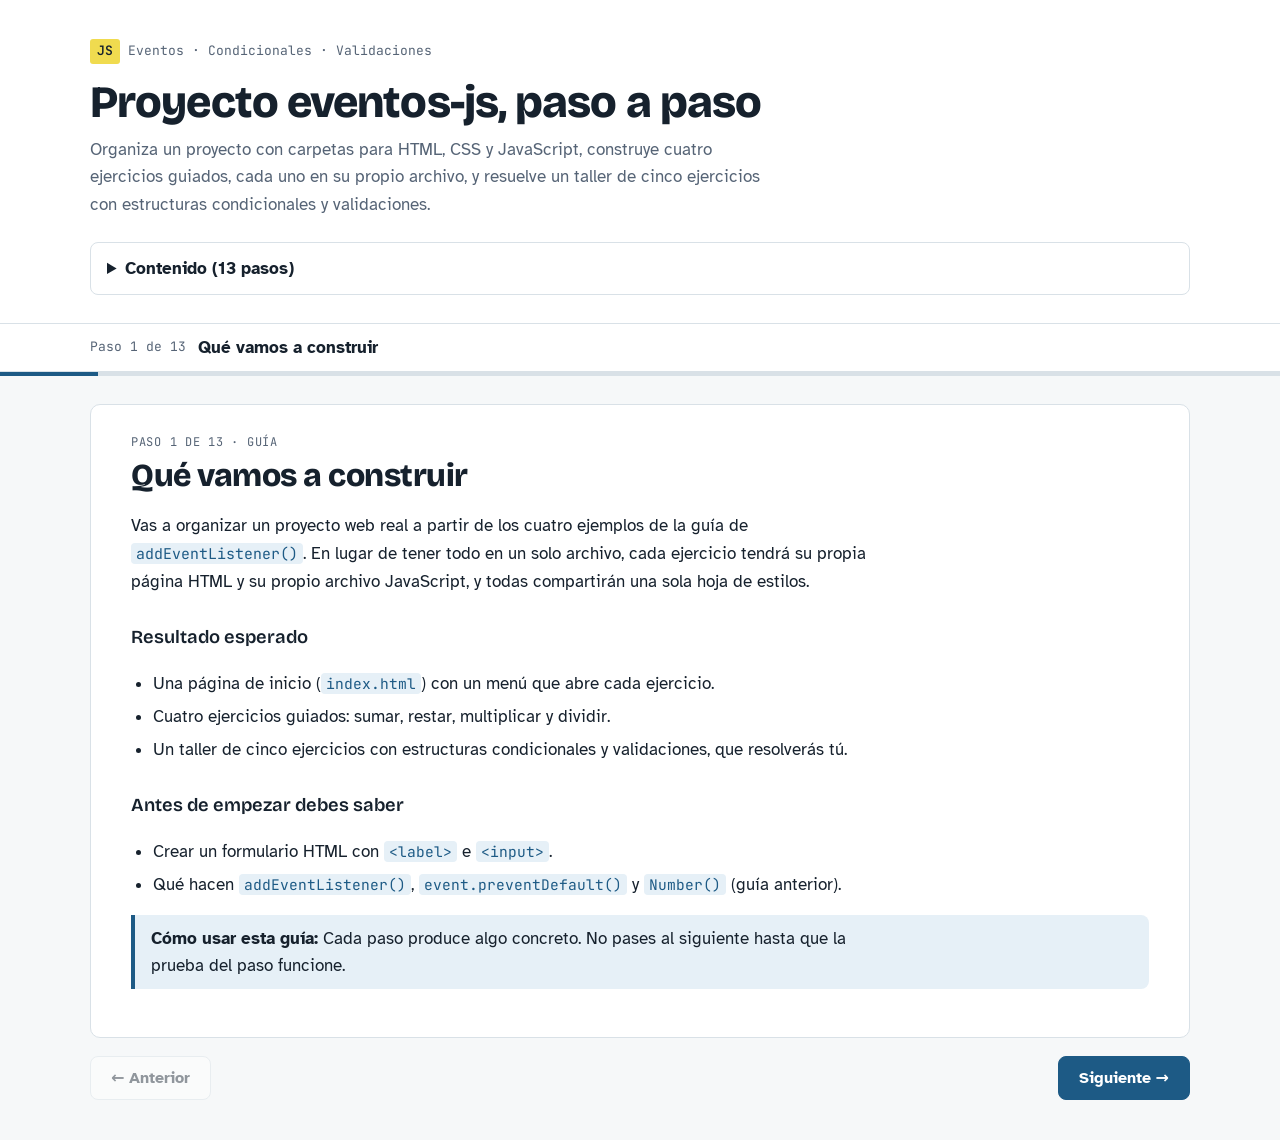
<file: index.html>
<!doctype html><html><head><meta charset=utf8>
<meta name=viewport content="width=device-width,initial-scale=1,viewport-fit=cover">
<style>:root{color-scheme:light;box-sizing:border-box;padding-top:env(safe-area-inset-top,0px);padding-bottom:env(safe-area-inset-bottom,0px)}html{scroll-padding-top:env(safe-area-inset-top,0px)}body{margin:0;padding:0;font:14px -apple-system,BlinkMacSystemFont,sans-serif;background:#fff;color:#000}img{max-width:100%}[hidden]:not([hidden=until-found i]){display:none!important}</style></head><body>
<title>Proyecto Eventos JS</title>
<meta name="claude:viewport-fit-sides" content="cover">
<link rel="preconnect" href="https://fonts.googleapis.com">
<link rel="preconnect" href="https://fonts.gstatic.com" crossorigin>
<link rel="stylesheet" href="https://fonts.googleapis.com/css2?family=Atkinson+Hyperlegible:ital,wght@0,400;0,700;1,400&family=Bricolage+Grotesque:opsz,wght@12..96,600;12..96,800&family=JetBrains+Mono:wght@400;600&display=swap">
<link rel="stylesheet" href="css/style.css">

<header class="cabecera gutter">
  <div class="ancho">
    <span class="marca"><b>JS</b> Eventos · Condicionales · Validaciones</span>
    <h1>Proyecto eventos-js, paso a paso</h1>
    <p>Organiza un proyecto con carpetas para HTML, CSS y JavaScript, construye cuatro ejercicios guiados, cada uno en su propio archivo, y resuelve un taller de cinco ejercicios con estructuras condicionales y validaciones.</p>
    <details class="indice">
      <summary>Contenido (13 pasos)</summary>
      <ol><li><button type="button" data-ir="0"><span class="num">1</span>Qué vamos a construir</button></li><li><button type="button" data-ir="1"><span class="num">2</span>Preparar el entorno</button></li><li><button type="button" data-ir="2"><span class="num">3</span>Crear la estructura de carpetas</button></li><li><button type="button" data-ir="3"><span class="num">4</span>La hoja de estilos compartida</button></li><li><button type="button" data-ir="4"><span class="num">5</span>La página de inicio</button></li><li><button type="button" data-ir="5"><span class="num">6</span>Ejercicio 1: la primera página con su script</button></li><li><button type="button" data-ir="6"><span class="num">7</span>Ejercicios 2, 3 y 4</button></li><li><button type="button" data-ir="7"><span class="num">8</span>Plantilla base del taller</button></li><li><button type="button" data-ir="8"><span class="num">9</span>Taller 1: Par o impar</button></li><li><button type="button" data-ir="9"><span class="num">10</span>Taller 2: Clasificar una nota</button></li><li><button type="button" data-ir="10"><span class="num">11</span>Taller 3: El mayor de tres números</button></li><li><button type="button" data-ir="11"><span class="num">12</span>Taller 4: Formulario de registro</button></li><li><button type="button" data-ir="12"><span class="num">13</span>Taller 5: Calculadora con selector</button></li></ol>
    </details>
  </div>
</header>

<div class="barra gutter" aria-live="polite">
  <div class="ancho barra-fila">
    <span class="contador" id="contador">Paso 1 de 13</span>
    <span class="actual" id="actual"></span>
  </div>
</div>
<div class="progreso"><span id="progreso"></span></div>

<main class="gutter">
  <div class="ancho">
    <section class="paso guia" id="paso-1" data-titulo="Qué vamos a construir"><p class="eyebrow">Paso 1 de 13 · Guía</p><h2>Qué vamos a construir</h2>
<p class="lead">Vas a organizar un proyecto web real a partir de los cuatro ejemplos de la guía de <code>addEventListener()</code>. En lugar de tener todo en un solo archivo, cada ejercicio tendrá su propia página HTML y su propio archivo JavaScript, y todas compartirán una sola hoja de estilos.</p>
<h3>Resultado esperado</h3>
<ul>
<li>Una página de inicio (<code>index.html</code>) con un menú que abre cada ejercicio.</li>
<li>Cuatro ejercicios guiados: sumar, restar, multiplicar y dividir.</li>
<li>Un taller de cinco ejercicios con estructuras condicionales y validaciones, que resolverás tú.</li>
</ul>
<h3>Antes de empezar debes saber</h3>
<ul>
<li>Crear un formulario HTML con <code>&lt;label&gt;</code> e <code>&lt;input&gt;</code>.</li>
<li>Qué hacen <code>addEventListener()</code>, <code>event.preventDefault()</code> y <code>Number()</code> (guía anterior).</li>
</ul>
<div class="nota info"><p><strong>Cómo usar esta guía:</strong> Cada paso produce algo concreto. No pases al siguiente hasta que la prueba del paso funcione.</p></div>
</section>
<section class="paso guia" id="paso-2" data-titulo="Preparar el entorno"><p class="eyebrow">Paso 2 de 13 · Guía</p><h2>Preparar el entorno</h2>
<p>Necesitas tres herramientas. Todas son gratuitas.</p>
<div class="tabla"><table><thead><tr><th>Herramienta</th><th>Para qué sirve</th></tr></thead><tbody><tr><td><strong>Visual Studio Code</strong></td><td>Editor donde crearás carpetas y archivos.</td></tr><tr><td><strong>Extensión Live Server</strong> (opcional)</td><td>Abre el proyecto en el navegador y lo recarga al guardar.</td></tr><tr><td><strong>Navegador</strong> (Chrome, Edge o Firefox)</td><td>Para ver las páginas y usar la consola con <kbd>F12</kbd>.</td></tr></tbody></table></div>
<h3>Crear la carpeta del proyecto</h3>
<ol class="pasos-cortos">
<li>En Documentos (o donde guardes tus trabajos) crea una carpeta llamada <code>eventos-js</code>.</li>
<li>Abre Visual Studio Code y elige <strong>Archivo → Abrir carpeta…</strong></li>
<li>Selecciona <code>eventos-js</code>. Su nombre aparecerá en el panel <strong>Explorador</strong>, a la izquierda.</li>
</ol>
<div class="nota alerta"><p><strong>Importante:</strong> Abre siempre la carpeta completa, no un archivo suelto. Así VS Code muestra todo el proyecto y Live Server encuentra las rutas.</p></div>
<div class="probar"><span class="etq">Cómo probarlo</span><p>El panel Explorador muestra <code>EVENTOS-JS</code> y está vacío.</p></div>
</section>
<section class="paso guia" id="paso-3" data-titulo="Crear la estructura de carpetas"><p class="eyebrow">Paso 3 de 13 · Guía</p><h2>Crear la estructura de carpetas</h2>
<p>Este es el proyecto completo. Cada tipo de archivo vive en su propia carpeta:</p>
<pre class="arbol">eventos-js/
├── index.html
├── css/
│   └── style.css
├── js/
│   ├── ejercicio1.js
│   ├── ejercicio2.js
│   ├── ejercicio3.js
│   ├── ejercicio4.js
│   ├── taller1.js
│   ├── taller2.js
│   ├── taller3.js
│   ├── taller4.js
│   └── taller5.js
├── ejercicios/
│   ├── ejercicio1.html
│   ├── ejercicio2.html
│   ├── ejercicio3.html
│   └── ejercicio4.html
└── taller/
    ├── taller1.html
    ├── taller2.html
    ├── taller3.html
    ├── taller4.html
    └── taller5.html</pre>
<div class="tabla"><table><thead><tr><th>Carpeta o archivo</th><th>Contenido</th></tr></thead><tbody><tr><td><code>index.html</code></td><td>Página de inicio con el menú. Está en la raíz del proyecto.</td></tr><tr><td><code>css/</code></td><td>La hoja de estilos que comparten todas las páginas.</td></tr><tr><td><code>js/</code></td><td>Un archivo JavaScript por ejercicio.</td></tr><tr><td><code>ejercicios/</code></td><td>Las páginas HTML de los cuatro ejercicios guiados.</td></tr><tr><td><code>taller/</code></td><td>Las páginas HTML de los cinco ejercicios del taller.</td></tr></tbody></table></div>
<h3>¿Por qué separar?</h3>
<ul>
<li><strong>HTML</strong> define la estructura, <strong>CSS</strong> la presentación y <strong>JavaScript</strong> el comportamiento. Separados son más fáciles de leer y de corregir.</li>
<li><strong>Un archivo por ejercicio:</strong> cuando todo estaba en un solo <code>&lt;script&gt;</code>, un error en el ejemplo 1 detenía también los ejemplos 2, 3 y 4. Ahora un error solo afecta a su propia página.</li>
<li>Las variables de un archivo no chocan con las de otro, porque cada página carga solo su script.</li>
</ul>
<h3>Cómo crearla en VS Code</h3>
<ol class="pasos-cortos">
<li>En el Explorador, pasa el mouse sobre <code>EVENTOS-JS</code> y usa el ícono <strong>Nueva carpeta</strong> para crear <code>css</code>, <code>js</code>, <code>ejercicios</code> y <code>taller</code>.</li>
<li>Con el ícono <strong>Nuevo archivo</strong> crea <code>index.html</code> en la raíz.</li>
<li>Para crear un archivo dentro de una carpeta, haz clic en la carpeta y luego en <strong>Nuevo archivo</strong>. También puedes escribir la ruta completa, por ejemplo <code>css/style.css</code>.</li>
</ol>
<div class="nota alerta"><p><strong>Reglas para los nombres:</strong> Usa minúsculas, sin espacios, sin tildes y sin ñ: <code>ejercicio1.html</code>, no <code>Ejercicio 1.html</code>. Un nombre distinto en una sola letra rompe la ruta.</p></div>
<details class="opcional"><summary>Opcional: crearla desde la terminal (Git Bash, macOS o Linux)</summary>
<figure class="codigo"><figcaption><span class="ruta sin">fragmento</span><button type="button" class="copiar">Copiar</button></figcaption><pre><code>mkdir css js ejercicios taller
touch index.html css/style.css
touch js/ejercicio1.js js/ejercicio2.js js/ejercicio3.js js/ejercicio4.js
touch ejercicios/ejercicio1.html ejercicios/ejercicio2.html ejercicios/ejercicio3.html ejercicios/ejercicio4.html</code></pre></figure>
<p>Ejecuta estos comandos dentro de la carpeta <code>eventos-js</code>. <code>touch</code> no existe en CMD ni en PowerShell de Windows; allí crea los archivos desde VS Code. Los archivos del taller los crearás en el paso 8.</p>
</details>
<div class="probar"><span class="etq">Cómo probarlo</span><p>Compara tu Explorador con el árbol de arriba. Por ahora deben existir las carpetas, <code>index.html</code>, <code>css/style.css</code> y los archivos de los ejercicios 1 a 4.</p></div>
</section>
<section class="paso guia" id="paso-4" data-titulo="La hoja de estilos compartida"><p class="eyebrow">Paso 4 de 13 · Guía</p><h2>La hoja de estilos compartida</h2>
<p>Escribe los estilos una sola vez. Todas las páginas los usarán enlazando este archivo.</p>
<figure class="codigo"><figcaption><span class="ruta">css/style.css</span><button type="button" class="copiar">Copiar</button></figcaption><pre><code>/* Estilos compartidos por todas las páginas del proyecto */
* {
    box-sizing: border-box;
}

body {
    margin: 0;
    font-family: Arial, Helvetica, sans-serif;
    background-color: #f4f6f8;
    color: #1f2933;
    line-height: 1.5;
}

/* Encabezado */
header {
    background-color: #1e3a5f;
    color: #ffffff;
    padding: 24px 16px;
}

header h1 {
    margin: 8px 0;
}

header a {
    color: #ffd166;
}

/* Contenido principal centrado */
main {
    max-width: 560px;
    margin: 24px auto;
    padding: 0 16px;
}

/* Formularios */
form {
    background-color: #ffffff;
    padding: 20px;
    border: 1px solid #d5dbe1;
    border-radius: 8px;
}

label {
    display: block;
    margin-top: 12px;
    font-weight: bold;
}

input,
select {
    width: 100%;
    padding: 8px;
    margin-top: 4px;
    font-size: 16px;
    border: 1px solid #9aa5b1;
    border-radius: 4px;
}

.botones {
    display: flex;
    gap: 8px;
    margin-top: 16px;
}

.botones input {
    width: auto;
    padding: 8px 16px;
    cursor: pointer;
}

input[type="submit"] {
    background-color: #1e3a5f;
    color: #ffffff;
    border: none;
}

/* Menú de la página de inicio */
.menu li {
    margin-bottom: 8px;
}

/* Mensajes del taller */
.mensaje {
    margin-top: 16px;
    padding: 12px;
    border-radius: 4px;
}

.mensaje:empty {
    display: none;
}

.exito {
    background-color: #e3f6e8;
    color: #1b5e20;
}

.error {
    background-color: #fdecea;
    color: #8a1c1c;
}</code></pre></figure>
<h3>Qué hace cada parte</h3>
<ul>
<li><code>box-sizing: border-box</code> hace que el ancho de un elemento incluya su relleno y su borde. Así los inputs con <code>width: 100%</code> no se salen del formulario.</li>
<li><code>main</code> limita el ancho del contenido a 560&nbsp;px y lo centra con <code>margin: 24px auto</code>.</li>
<li><code>.botones input</code> anula el ancho del 100&nbsp;% solo para los botones.</li>
<li>Las clases <code>.mensaje</code>, <code>.exito</code> y <code>.error</code> se usarán en el taller. <code>.mensaje:empty</code> oculta el párrafo mientras no tenga texto.</li>
</ul>
<div class="probar"><span class="etq">Cómo probarlo</span><p>Todavía no se ve nada. Comprobarás este archivo en el paso 5, cuando una página lo enlace.</p></div>
</section>
<section class="paso guia" id="paso-5" data-titulo="La página de inicio"><p class="eyebrow">Paso 5 de 13 · Guía</p><h2>La página de inicio</h2>
<p>La página de inicio es el menú del proyecto. Desde ella se abren los nueve ejercicios.</p>
<figure class="codigo"><figcaption><span class="ruta">index.html</span><button type="button" class="copiar">Copiar</button></figcaption><pre><code>&lt;!DOCTYPE html&gt;
&lt;html lang="es"&gt;
&lt;head&gt;
    &lt;meta charset="UTF-8"&gt;
    &lt;meta name="viewport" content="width=device-width, initial-scale=1.0"&gt;
    &lt;title&gt;Eventos en JavaScript&lt;/title&gt;
    &lt;link rel="stylesheet" href="css/style.css"&gt;
&lt;/head&gt;
&lt;body&gt;
    &lt;header&gt;
        &lt;h1&gt;Eventos en JavaScript&lt;/h1&gt;
        &lt;p&gt;Ejercicios con addEventListener(), condicionales y validaciones.&lt;/p&gt;
    &lt;/header&gt;

    &lt;main&gt;
        &lt;h2&gt;Ejercicios guiados&lt;/h2&gt;
        &lt;ul class="menu"&gt;
            &lt;li&gt;&lt;a href="ejercicios/ejercicio1.html"&gt;Ejercicio 1: Sumar (click, función anónima)&lt;/a&gt;&lt;/li&gt;
            &lt;li&gt;&lt;a href="ejercicios/ejercicio2.html"&gt;Ejercicio 2: Restar (click, función con nombre)&lt;/a&gt;&lt;/li&gt;
            &lt;li&gt;&lt;a href="ejercicios/ejercicio3.html"&gt;Ejercicio 3: Multiplicar (submit, función anónima)&lt;/a&gt;&lt;/li&gt;
            &lt;li&gt;&lt;a href="ejercicios/ejercicio4.html"&gt;Ejercicio 4: Dividir (submit, función con nombre)&lt;/a&gt;&lt;/li&gt;
        &lt;/ul&gt;

        &lt;h2&gt;Taller&lt;/h2&gt;
        &lt;ul class="menu"&gt;
            &lt;li&gt;&lt;a href="taller/taller1.html"&gt;Taller 1: Par o impar&lt;/a&gt;&lt;/li&gt;
            &lt;li&gt;&lt;a href="taller/taller2.html"&gt;Taller 2: Clasificar una nota&lt;/a&gt;&lt;/li&gt;
            &lt;li&gt;&lt;a href="taller/taller3.html"&gt;Taller 3: El mayor de tres números&lt;/a&gt;&lt;/li&gt;
            &lt;li&gt;&lt;a href="taller/taller4.html"&gt;Taller 4: Formulario de registro&lt;/a&gt;&lt;/li&gt;
            &lt;li&gt;&lt;a href="taller/taller5.html"&gt;Taller 5: Calculadora con selector&lt;/a&gt;&lt;/li&gt;
        &lt;/ul&gt;
    &lt;/main&gt;
&lt;/body&gt;
&lt;/html&gt;</code></pre></figure>
<h3>Rutas relativas desde la raíz</h3>
<p><code>index.html</code> está en la raíz del proyecto, al mismo nivel que las carpetas. Por eso escribe la ruta entrando directamente en la carpeta:</p>
<ul>
<li><code>href="css/style.css"</code>: entra a <code>css</code> y abre <code>style.css</code>.</li>
<li><code>href="ejercicios/ejercicio1.html"</code>: entra a <code>ejercicios</code> y abre la página.</li>
</ul>
<div class="probar"><span class="etq">Cómo probarlo</span><p>Clic derecho sobre <code>index.html</code> → <strong>Open with Live Server</strong> (o doble clic en el archivo desde la carpeta). Debes ver el encabezado azul oscuro y el texto con la fuente Arial. Si la página se ve en Times New Roman y sin colores, la ruta del CSS está mal escrita.</p></div>
<div class="nota info"><p>Los enlaces del taller mostrarán un error «no encontrado» hasta que crees esos archivos en el paso 8. Es normal.</p></div>
</section>
<section class="paso guia" id="paso-6" data-titulo="Ejercicio 1: la primera página con su script"><p class="eyebrow">Paso 6 de 13 · Guía</p><h2>Ejercicio 1: la primera página con su script</h2>
<p>Este ejercicio es el modelo que repetirás en todos los demás: una página HTML en <code>ejercicios/</code> y su script en <code>js/</code>.</p>
<figure class="codigo"><figcaption><span class="ruta">ejercicios/ejercicio1.html</span><button type="button" class="copiar">Copiar</button></figcaption><pre><code>&lt;!DOCTYPE html&gt;
&lt;html lang="es"&gt;
&lt;head&gt;
    &lt;meta charset="UTF-8"&gt;
    &lt;meta name="viewport" content="width=device-width, initial-scale=1.0"&gt;
    &lt;title&gt;Ejercicio 1: Sumar dos números&lt;/title&gt;
    &lt;link rel="stylesheet" href="../css/style.css"&gt;
&lt;/head&gt;
&lt;body&gt;
    &lt;header&gt;
        &lt;a href="../index.html"&gt;&amp;larr; Volver al inicio&lt;/a&gt;
        &lt;h1&gt;Ejercicio 1: Sumar dos números&lt;/h1&gt;
        &lt;p&gt;Evento click del botón con una función anónima.&lt;/p&gt;
    &lt;/header&gt;

    &lt;main&gt;
        &lt;form action=""&gt;
            &lt;label for="n1"&gt;Número 1:&lt;/label&gt;
            &lt;input type="number" id="n1" step="any" required&gt;

            &lt;label for="n2"&gt;Número 2:&lt;/label&gt;
            &lt;input type="number" id="n2" step="any" required&gt;

            &lt;div class="botones"&gt;
                &lt;input type="submit" value="Aceptar" id="botonSumar"&gt;
                &lt;input type="reset" value="Cancelar"&gt;
            &lt;/div&gt;
        &lt;/form&gt;
    &lt;/main&gt;

    &lt;script src="../js/ejercicio1.js"&gt;&lt;/script&gt;
&lt;/body&gt;
&lt;/html&gt;</code></pre></figure>
<figure class="codigo protegido"><figcaption><span class="ruta">js/ejercicio1.js</span><span class="sin-copia">Escríbelo tú</span></figcaption><pre><code>// EJERCICIO 1: Uso de una función anónima y el evento click.

// Seleccionamos el botón mediante su id y utilizamos
// addEventListener() para ejecutar una función cuando se haga clic.
document.getElementById("botonSumar").addEventListener("click", function (event) {

    // Evitamos el comportamiento predeterminado del formulario,
    // como enviar los datos y recargar la página.
    event.preventDefault();

    // Obtenemos los valores ingresados por el usuario en los campos n1 y n2.
    // Un input siempre entrega su valor como texto, aunque sea de tipo "number".
    // Usamos parseFloat() para convertirlo en número: a diferencia de parseInt(),
    // no recorta los decimales (parseFloat("2.5") da 2.5, parseInt("2.5") daría 2).
    let valor1 = parseFloat(document.getElementById("n1").value);
    let valor2 = parseFloat(document.getElementById("n2").value);

    // Verificamos si alguno de los valores ingresados no es un número válido.
    // isNaN() devuelve true cuando el resultado de la conversión no es un número;
    // esto también detecta un campo vacío, porque parseFloat("") da NaN.
    if (isNaN(valor1) || isNaN(valor2)) {

        // Mostramos un mensaje para solicitar que se ingresen los dos números.
        alert("Escribe los dos números.");

        // Detenemos la ejecución de la función para evitar continuar.
        return;

    } else {

        // Sumamos los dos valores y mostramos el resultado en una ventana emergente.
        alert(`Suma: ${valor1 + valor2}`);
    }
});</code></pre></figure>
<h3>Rutas con <code>../</code></h3>
<p><code>ejercicio1.html</code> está <strong>dentro</strong> de la carpeta <code>ejercicios</code>. Para llegar a <code>css</code> o a <code>js</code> primero hay que salir de ella. <code>../</code> significa «sube una carpeta».</p>
<div class="tabla"><table><thead><tr><th>Ruta en ejercicio1.html</th><th>Recorrido</th></tr></thead><tbody><tr><td><code>../css/style.css</code></td><td>Sale de <code>ejercicios</code> → entra a <code>css</code> → <code>style.css</code></td></tr><tr><td><code>../js/ejercicio1.js</code></td><td>Sale de <code>ejercicios</code> → entra a <code>js</code> → <code>ejercicio1.js</code></td></tr><tr><td><code>../index.html</code></td><td>Sale de <code>ejercicios</code> → <code>index.html</code> en la raíz</td></tr></tbody></table></div>
<h3>¿Por qué el script va al final del <code>&lt;body&gt;</code>?</h3>
<p>El navegador lee el HTML de arriba hacia abajo. Si el script se carga antes del formulario, <code>getElementById("botonSumar")</code> devuelve <code>null</code> porque el botón todavía no existe, y aparece el error <code>Cannot read properties of null</code>. Al final del <code>&lt;body&gt;</code>, todos los elementos ya están creados.</p>
<div class="probar"><span class="etq">Cómo probarlo</span><p>Abre el inicio y entra al Ejercicio 1. Escribe 8 y 4: debe aparecer «Suma: 12». Escribe 2.5 y 3.5: debe aparecer «Suma: 6» (los decimales también funcionan). Deja un campo vacío: debe aparecer «Escribe los dos números.». Usa el enlace «Volver al inicio» para regresar.</p></div>
</section>
<section class="paso guia" id="paso-7" data-titulo="Ejercicios 2, 3 y 4"><p class="eyebrow">Paso 7 de 13 · Guía</p><h2>Ejercicios 2, 3 y 4</h2>
<p>Las tres páginas siguen el mismo modelo del ejercicio 1. Puedes copiar <code>ejercicio1.html</code> y cambiar solo lo que indica la tabla, o copiar los archivos completos que están abajo.</p>
<div class="tabla"><table><thead><tr><th>Ejercicio</th><th>Título y &lt;h1&gt;</th><th>ids de los campos</th><th>id en</th><th>Script</th></tr></thead><tbody><tr><td>2</td><td>Restar dos números</td><td><code>num1</code>, <code>num2</code></td><td>botón: <code>botonRestar</code></td><td><code>../js/ejercicio2.js</code></td></tr><tr><td>3</td><td>Multiplicar dos números</td><td><code>num1</code>, <code>num2</code></td><td>formulario: <code>formulario</code></td><td><code>../js/ejercicio3.js</code></td></tr><tr><td>4</td><td>Dividir dos números</td><td><code>num1</code>, <code>num2</code></td><td>formulario: <code>formularioDividir</code></td><td><code>../js/ejercicio4.js</code></td></tr></tbody></table></div>
<div class="nota info"><p><strong>Fíjate:</strong> En los ejercicios 3 y 4 el <code>id</code> pasa del botón al <code>&lt;form&gt;</code>, porque se escucha el evento <code>submit</code> del formulario.</p></div>
<div class="pestanas" role="tablist" aria-label="Ejercicios">
<button type="button" role="tab" aria-selected="true" data-tab="e2">Ejercicio 2</button>
<button type="button" role="tab" aria-selected="false" data-tab="e3">Ejercicio 3</button>
<button type="button" role="tab" aria-selected="false" data-tab="e4">Ejercicio 4</button>
</div>
<div class="panel" data-panel="e2">
<h3>Ejercicio 2: Restar (click, función con nombre)</h3>
<figure class="codigo"><figcaption><span class="ruta">ejercicios/ejercicio2.html</span><button type="button" class="copiar">Copiar</button></figcaption><pre><code>&lt;!DOCTYPE html&gt;
&lt;html lang="es"&gt;
&lt;head&gt;
    &lt;meta charset="UTF-8"&gt;
    &lt;meta name="viewport" content="width=device-width, initial-scale=1.0"&gt;
    &lt;title&gt;Ejercicio 2: Restar dos números&lt;/title&gt;
    &lt;link rel="stylesheet" href="../css/style.css"&gt;
&lt;/head&gt;
&lt;body&gt;
    &lt;header&gt;
        &lt;a href="../index.html"&gt;&amp;larr; Volver al inicio&lt;/a&gt;
        &lt;h1&gt;Ejercicio 2: Restar dos números&lt;/h1&gt;
        &lt;p&gt;Evento click del botón con una función con nombre.&lt;/p&gt;
    &lt;/header&gt;

    &lt;main&gt;
        &lt;form action=""&gt;
            &lt;label for="num1"&gt;Número 1:&lt;/label&gt;
            &lt;input type="number" id="num1" step="any" required&gt;

            &lt;label for="num2"&gt;Número 2:&lt;/label&gt;
            &lt;input type="number" id="num2" step="any" required&gt;

            &lt;div class="botones"&gt;
                &lt;input type="submit" value="Aceptar" id="botonRestar"&gt;
                &lt;input type="reset" value="Cancelar"&gt;
            &lt;/div&gt;
        &lt;/form&gt;
    &lt;/main&gt;

    &lt;script src="../js/ejercicio2.js"&gt;&lt;/script&gt;
&lt;/body&gt;
&lt;/html&gt;</code></pre></figure>
<figure class="codigo protegido"><figcaption><span class="ruta">js/ejercicio2.js</span><span class="sin-copia">Escríbelo tú</span></figcaption><pre><code>// EJERCICIO 2: Uso de una función con nombre y el evento click.

// Seleccionamos el botón mediante su id y lo guardamos en una variable.
let botonRestar = document.getElementById("botonRestar");

// Le asignamos el evento click y la función que debe ejecutar cuando ocurra.
botonRestar.addEventListener("click", resta);

// Declaramos una función con nombre que recibe el objeto event.
// Este objeto proporciona información sobre el evento que ocurrió.
function resta(event) {

    event.preventDefault();

    // parseFloat() admite decimales (a diferencia de parseInt(), que los recorta)
    // y da NaN si el campo está vacío.
    let valor1 = parseFloat(document.getElementById("num1").value);
    let valor2 = parseFloat(document.getElementById("num2").value);

    if (isNaN(valor1) || isNaN(valor2)) {
        alert("Escribe los dos números.");
        return;

    } else {
        let resultado = valor1 - valor2;
        alert(`Resta: ${resultado}`);
    }
}</code></pre></figure>
<div class="probar"><span class="etq">Cómo probarlo</span><p>10 y 3 → «Resta: 7». 10.5 y 3.5 → «Resta: 7» (también acepta decimales). Un campo vacío → «Escribe los dos números.».</p></div>
</div>
<div class="panel" data-panel="e3">
<h3>Ejercicio 3: Multiplicar (submit, función anónima)</h3>
<figure class="codigo"><figcaption><span class="ruta">ejercicios/ejercicio3.html</span><button type="button" class="copiar">Copiar</button></figcaption><pre><code>&lt;!DOCTYPE html&gt;
&lt;html lang="es"&gt;
&lt;head&gt;
    &lt;meta charset="UTF-8"&gt;
    &lt;meta name="viewport" content="width=device-width, initial-scale=1.0"&gt;
    &lt;title&gt;Ejercicio 3: Multiplicar dos números&lt;/title&gt;
    &lt;link rel="stylesheet" href="../css/style.css"&gt;
&lt;/head&gt;
&lt;body&gt;
    &lt;header&gt;
        &lt;a href="../index.html"&gt;&amp;larr; Volver al inicio&lt;/a&gt;
        &lt;h1&gt;Ejercicio 3: Multiplicar dos números&lt;/h1&gt;
        &lt;p&gt;Evento submit del formulario con una función anónima.&lt;/p&gt;
    &lt;/header&gt;

    &lt;main&gt;
        &lt;form action="" id="formulario"&gt;
            &lt;label for="num1"&gt;Número 1:&lt;/label&gt;
            &lt;input type="number" id="num1" step="any" required&gt;

            &lt;label for="num2"&gt;Número 2:&lt;/label&gt;
            &lt;input type="number" id="num2" step="any" required&gt;

            &lt;div class="botones"&gt;
                &lt;input type="submit" value="Aceptar"&gt;
                &lt;input type="reset" value="Cancelar"&gt;
            &lt;/div&gt;
        &lt;/form&gt;
    &lt;/main&gt;

    &lt;script src="../js/ejercicio3.js"&gt;&lt;/script&gt;
&lt;/body&gt;
&lt;/html&gt;</code></pre></figure>
<figure class="codigo protegido"><figcaption><span class="ruta">js/ejercicio3.js</span><span class="sin-copia">Escríbelo tú</span></figcaption><pre><code>// EJERCICIO 3: función anónima con el evento submit.

// Ahora escuchamos el formulario completo, no el botón.
document.getElementById("formulario").addEventListener("submit", function (event) {

    // Impedimos que el formulario recargue la página.
    event.preventDefault();

    // El navegador ya revisó required: aquí los campos tienen valor.
    let numero1 = Number(document.getElementById("num1").value);
    let numero2 = Number(document.getElementById("num2").value);

    alert(`Multiplicación: ${numero1 * numero2}`);
});</code></pre></figure>
<div class="probar"><span class="etq">Cómo probarlo</span><p>6 y 7 → «Multiplicación: 42». 2.5 y 4 → «Multiplicación: 10» (también acepta decimales). Un campo vacío → el aviso lo muestra el navegador, porque <code>submit</code> respeta <code>required</code>.</p></div>
</div>
<div class="panel" data-panel="e4">
<h3>Ejercicio 4: Dividir (submit, función con nombre)</h3>
<figure class="codigo"><figcaption><span class="ruta">ejercicios/ejercicio4.html</span><button type="button" class="copiar">Copiar</button></figcaption><pre><code>&lt;!DOCTYPE html&gt;
&lt;html lang="es"&gt;
&lt;head&gt;
    &lt;meta charset="UTF-8"&gt;
    &lt;meta name="viewport" content="width=device-width, initial-scale=1.0"&gt;
    &lt;title&gt;Ejercicio 4: Dividir dos números&lt;/title&gt;
    &lt;link rel="stylesheet" href="../css/style.css"&gt;
&lt;/head&gt;
&lt;body&gt;
    &lt;header&gt;
        &lt;a href="../index.html"&gt;&amp;larr; Volver al inicio&lt;/a&gt;
        &lt;h1&gt;Ejercicio 4: Dividir dos números&lt;/h1&gt;
        &lt;p&gt;Evento submit del formulario con una función con nombre.&lt;/p&gt;
    &lt;/header&gt;

    &lt;main&gt;
        &lt;form action="" id="formularioDividir"&gt;
            &lt;label for="num1"&gt;Número 1:&lt;/label&gt;
            &lt;input type="number" id="num1" step="any" required&gt;

            &lt;label for="num2"&gt;Número 2:&lt;/label&gt;
            &lt;input type="number" id="num2" step="any" required&gt;

            &lt;div class="botones"&gt;
                &lt;input type="submit" value="Aceptar"&gt;
                &lt;input type="reset" value="Cancelar"&gt;
            &lt;/div&gt;
        &lt;/form&gt;
    &lt;/main&gt;

    &lt;script src="../js/ejercicio4.js"&gt;&lt;/script&gt;
&lt;/body&gt;
&lt;/html&gt;</code></pre></figure>
<figure class="codigo protegido"><figcaption><span class="ruta">js/ejercicio4.js</span><span class="sin-copia">Escríbelo tú</span></figcaption><pre><code>// EJERCICIO 4: función con nombre con el evento submit.

let formularioDividir = document.getElementById("formularioDividir");

// Asociamos la función dividir al envío del formulario.
formularioDividir.addEventListener("submit", dividir);

function dividir(event) {

    event.preventDefault();

    // parseFloat() admite decimales (a diferencia de parseInt(), que los recorta).
    let numero1 = parseFloat(document.getElementById("num1").value);
    let numero2 = parseFloat(document.getElementById("num2").value);

    // required no puede saber si el divisor es cero: lo revisamos con if.
    if (numero2 === 0) {
        alert("No es posible dividir entre cero.");
        return;

    } else if (isNaN(numero1) || isNaN(numero2)) {
        alert("Escribe los dos números.");
        return;

    } else {
        alert(`División: ${numero1 / numero2}`);
    }
}</code></pre></figure>
<div class="probar"><span class="etq">Cómo probarlo</span><p>7 y 2 → «División: 3.5». 7.5 y 2.5 → «División: 3» (también acepta decimales). 5 y 0 → «No es posible dividir entre cero.». Un campo vacío → el aviso lo muestra el navegador, porque <code>submit</code> respeta <code>required</code>.</p></div>
</div>
</section>
<section class="paso guia" id="paso-8" data-titulo="Plantilla base del taller"><p class="eyebrow">Paso 8 de 13 · Guía</p><h2>Plantilla base del taller</h2>
<p>Los cinco ejercicios del taller tienen la misma forma. Empieza creando el Taller 1 con esta plantilla y úsala como base para los demás.</p>
<h3>Crea estos archivos</h3>
<p>En <code>taller/</code>: <code>taller1.html</code> a <code>taller5.html</code>. En <code>js/</code>: <code>taller1.js</code> a <code>taller5.js</code>.</p>
<figure class="codigo"><figcaption><span class="ruta">taller/taller1.html</span><button type="button" class="copiar">Copiar</button></figcaption><pre><code>&lt;!DOCTYPE html&gt;
&lt;html lang="es"&gt;
&lt;head&gt;
    &lt;meta charset="UTF-8"&gt;
    &lt;meta name="viewport" content="width=device-width, initial-scale=1.0"&gt;
    &lt;title&gt;Taller 1: Par o impar&lt;/title&gt;
    &lt;link rel="stylesheet" href="../css/style.css"&gt;
&lt;/head&gt;
&lt;body&gt;
    &lt;header&gt;
        &lt;a href="../index.html"&gt;&amp;larr; Volver al inicio&lt;/a&gt;
        &lt;h1&gt;Taller 1: Par o impar&lt;/h1&gt;
        &lt;p&gt;Escribe un número entero y descubre si es par o impar.&lt;/p&gt;
    &lt;/header&gt;

    &lt;main&gt;
        &lt;form id="formTaller1" novalidate&gt;
            &lt;label for="numero"&gt;Número entero:&lt;/label&gt;
            &lt;input type="number" id="numero" step="any"&gt;

            &lt;div class="botones"&gt;
                &lt;input type="submit" value="Verificar"&gt;
                &lt;input type="reset" value="Limpiar"&gt;
            &lt;/div&gt;
        &lt;/form&gt;

        &lt;!-- Aquí se mostrarán los mensajes de error y el resultado --&gt;
        &lt;p id="resultado" class="mensaje"&gt;&lt;/p&gt;
    &lt;/main&gt;

    &lt;script src="../js/taller1.js"&gt;&lt;/script&gt;
&lt;/body&gt;
&lt;/html&gt;</code></pre></figure>
<figure class="codigo protegido"><figcaption><span class="ruta">js/taller1.js</span><span class="estado">Plantilla: completa los pasos 3, 4 y 5</span><span class="sin-copia">Escríbelo tú</span></figcaption><pre><code>// TALLER 1: Par o impar.

// 1. Seleccionamos el formulario y el párrafo de resultados.
let formulario = document.getElementById("formTaller1");
let resultado = document.getElementById("resultado");

// 2. Escuchamos el envío del formulario.
formulario.addEventListener("submit", function (event) {

    // Evitamos que la página se recargue.
    event.preventDefault();

    // 3. Obtener el valor del campo.
    // Escribe aquí tu código.

    // 4. Validar. Si algo está mal: mostrar el error y usar return.
    // Escribe aquí tu código.

    // 5. Si todo está bien: calcular y mostrar el resultado.
    // Escribe aquí tu código.
});</code></pre></figure>
</section>
<section class="paso taller" id="paso-9" data-titulo="Taller 1: Par o impar"><p class="eyebrow">Paso 9 de 13 · Taller</p><h2>Taller 1: Par o impar</h2><p class="lead">Desarrolla un programa que permita ingresar un número entero y mostrar si es par o impar.</p><h3>Formulario</h3><div class="tabla"><table><thead><tr><th>Etiqueta</th><th>Tipo</th><th>id</th></tr></thead><tbody><tr><td>Número entero</td><td><code>number</code></td><td><code>numero</code></td></tr></tbody></table></div><p><strong>Formulario:</strong> <code>formTaller1</code>.</p><h3>Instrucciones</h3><ol><li>Utiliza <code>addEventListener</code> para escuchar el evento <code>submit</code> del formulario, empleando una función anónima.</li><li>Valida que el campo no esté vacío. Si está vacío, muestra: <span class="m er">Escribe un número.</span></li><li>Verifica que el número ingresado sea entero. Si no lo es, muestra: <span class="m er">Escribe un número entero.</span></li><li>Si el número es válido, determina si es par o impar y muestra el resultado con la clase <code>exito</code>.</li></ol></section>
<section class="paso taller" id="paso-10" data-titulo="Taller 2: Clasificar una nota"><p class="eyebrow">Paso 10 de 13 · Taller</p><h2>Taller 2: Clasificar una nota</h2><p class="lead">Desarrolla un programa que permita ingresar una nota de 0.0 a 5.0 y mostrar el desempeño correspondiente, indicando si aprueba.</p><h3>Formulario</h3><div class="tabla"><table><thead><tr><th>Etiqueta</th><th>Tipo</th><th>id</th></tr></thead><tbody><tr><td>Nota (0.0 a 5.0)</td><td><code>number</code></td><td><code>nota</code></td></tr></tbody></table></div><p><strong>Formulario:</strong> <code>formTaller2</code>.</p><h3>Instrucciones</h3><ol><li>Utiliza <code>addEventListener</code> para escuchar el evento <code>submit</code> del formulario, empleando una función con nombre llamada <code>clasificarNota</code>.</li><li>Valida que el campo no esté vacío. Si está vacío, muestra: <span class="m er">Escribe la nota.</span></li><li>Verifica que la nota esté entre 0 y 5. Si no lo está, muestra: <span class="m er">La nota debe estar entre 0.0 y 5.0.</span></li><li>Si la nota es válida, clasifícala según esta tabla y muestra el resultado con la clase <code>exito</code>:<div class="tabla"><table><thead><tr><th>Nota</th><th>Desempeño</th><th>Resultado</th></tr></thead><tbody><tr><td>4.5 a 5.0</td><td>Excelente</td><td>Aprobado</td></tr><tr><td>4.0 a 4.4</td><td>Bueno</td><td>Aprobado</td></tr><tr><td>3.0 a 3.9</td><td>Aceptable</td><td>Aprobado</td></tr><tr><td>menor que 3.0</td><td>Insuficiente</td><td>No aprobado</td></tr></tbody></table></div>Formato del mensaje: «Nota 4.8: Excelente. Aprobado.»</li></ol></section>
<section class="paso taller" id="paso-11" data-titulo="Taller 3: El mayor de tres números"><p class="eyebrow">Paso 11 de 13 · Taller</p><h2>Taller 3: El mayor de tres números</h2><p class="lead">Desarrolla un programa que permita ingresar tres números y mostrar cuál es el mayor, o avisar si los tres son iguales.</p><h3>Formulario</h3><div class="tabla"><table><thead><tr><th>Etiqueta</th><th>Tipo</th><th>id</th></tr></thead><tbody><tr><td>Número A</td><td><code>number</code></td><td><code>numeroA</code></td></tr><tr><td>Número B</td><td><code>number</code></td><td><code>numeroB</code></td></tr><tr><td>Número C</td><td><code>number</code></td><td><code>numeroC</code></td></tr></tbody></table></div><p><strong>Formulario:</strong> <code>formTaller3</code>.</p><h3>Instrucciones</h3><ol><li>Utiliza <code>addEventListener</code> para escuchar el evento <code>submit</code> del formulario, empleando una función anónima. No uses <code>Math.max()</code>: el objetivo es practicar condicionales.</li><li>Valida que ninguno de los tres campos esté vacío. Si alguno lo está, muestra: <span class="m er">Completa los tres números.</span></li><li>Si los tres números son válidos y son iguales entre sí, muestra: <span class="m ok">Los tres números son iguales.</span></li><li>Si no son iguales, determina cuál es el mayor y muéstralo, por ejemplo: <span class="m ok">El número mayor es 9.</span></li></ol></section>
<section class="paso taller" id="paso-12" data-titulo="Taller 4: Formulario de registro"><p class="eyebrow">Paso 12 de 13 · Taller</p><h2>Taller 4: Formulario de registro</h2><p class="lead">Desarrolla un programa que valide los datos de registro de un usuario y muestre el primer error que encuentre.</p><h3>Formulario</h3><div class="tabla"><table><thead><tr><th>Etiqueta</th><th>Tipo</th><th>id</th></tr></thead><tbody><tr><td>Nombre</td><td><code>text</code></td><td><code>nombre</code></td></tr><tr><td>Edad</td><td><code>number</code></td><td><code>edad</code></td></tr><tr><td>Correo</td><td><code>email</code></td><td><code>correo</code></td></tr><tr><td>Contraseña</td><td><code>password</code></td><td><code>clave</code></td></tr><tr><td>Confirmar contraseña</td><td><code>password</code></td><td><code>confirmar</code></td></tr></tbody></table></div><p><strong>Formulario:</strong> <code>formTaller4</code>.</p><h3>Instrucciones</h3><ol><li>Utiliza <code>addEventListener</code> para escuchar el evento <code>submit</code> del formulario, empleando una función con nombre llamada <code>validarRegistro</code>.</li><li>Valida que el nombre no esté vacío (usa <code>trim()</code>). Si está vacío, muestra: <span class="m er">Escribe tu nombre.</span></li><li>Valida que la edad no esté vacía. Si está vacía, muestra: <span class="m er">Escribe tu edad.</span></li><li>Verifica que la edad sea un número entero entre 18 y 100. Si no lo es, muestra: <span class="m er">La edad debe ser un número entero entre 18 y 100.</span></li><li>Valida que el correo contenga <code>@</code> y <code>.</code>. Si no, muestra: <span class="m er">Escribe un correo válido.</span></li><li>Verifica que la confirmación coincida con la contraseña. Si no coincide, muestra: <span class="m er">Las contraseñas no coinciden.</span></li><li>Si todos los datos son válidos, muestra «Registro exitoso. Bienvenido(a), Ana.» (usando el nombre escrito) con la clase <code>exito</code>.</li></ol></section>
<section class="paso taller" id="paso-13" data-titulo="Taller 5: Calculadora con selector"><p class="eyebrow">Paso 13 de 13 · Taller</p><h2>Taller 5: Calculadora con selector</h2><p class="lead">Desarrolla una calculadora que una los cuatro ejercicios guiados: el usuario escribe dos números y elige la operación en un selector.</p><h3>Formulario</h3><div class="tabla"><table><thead><tr><th>Etiqueta</th><th>Tipo</th><th>id</th></tr></thead><tbody><tr><td>Primer número</td><td><code>number</code></td><td><code>primero</code></td></tr><tr><td>Segundo número</td><td><code>number</code></td><td><code>segundo</code></td></tr><tr><td>Operación</td><td><code>select</code></td><td><code>operacion</code></td></tr></tbody></table></div><p><strong>Formulario:</strong> <code>formTaller5</code>.</p><figure class="codigo"><figcaption><span class="ruta">taller/taller5.html</span><span class="estado">Así se escribe el selector</span><button type="button" class="copiar">Copiar</button></figcaption><pre><code>&lt;label for="operacion"&gt;Operación:&lt;/label&gt;
&lt;select id="operacion"&gt;
    &lt;option value=""&gt;Selecciona una operación&lt;/option&gt;
    &lt;option value="suma"&gt;Suma (+)&lt;/option&gt;
    &lt;option value="resta"&gt;Resta (−)&lt;/option&gt;
    &lt;option value="multiplicacion"&gt;Multiplicación (×)&lt;/option&gt;
    &lt;option value="division"&gt;División (÷)&lt;/option&gt;
&lt;/select&gt;</code></pre></figure><h3>Instrucciones</h3><ol><li>Utiliza <code>addEventListener</code> para escuchar el evento <code>submit</code> del formulario, empleando una función con nombre llamada <code>calcular</code>. Usa <code>switch</code> para elegir la operación según el valor del selector.</li><li>Valida que ninguno de los dos números esté vacío. Si alguno lo está, muestra: <span class="m er">Escribe los dos números.</span></li><li>Valida que se haya elegido una operación (el valor del selector no sea <code>""</code>). Si no se eligió, muestra: <span class="m er">Selecciona una operación.</span></li><li>Si la operación es división, valida que el segundo número no sea cero. Si lo es, muestra: <span class="m er">No es posible dividir entre cero.</span></li><li>Si todo es válido, realiza la operación y muestra el resultado completo con la clase <code>exito</code>, por ejemplo: <span class="m ok">8 × 2 = 16</span>.</li></ol></section>
    <div class="nav">
      <button type="button" id="anterior">← Anterior</button>
      <button type="button" class="sig" id="siguiente">Siguiente →</button>
    </div>
  </div>
</main>

<script>
(function () {
  var pasos = Array.prototype.slice.call(document.querySelectorAll(".paso"));
  var total = pasos.length, i = 0;
  var cont = document.getElementById("contador"), act = document.getElementById("actual");
  var barra = document.getElementById("progreso");
  var ant = document.getElementById("anterior"), sig = document.getElementById("siguiente");
  var indice = document.querySelectorAll("[data-ir]");

  function mostrar(n, desplazar) {
    i = Math.max(0, Math.min(total - 1, n));
    pasos.forEach(function (p, k) { p.hidden = k !== i; });
    cont.textContent = "Paso " + (i + 1) + " de " + total;
    act.textContent = pasos[i].getAttribute("data-titulo");
    barra.style.width = ((i + 1) / total * 100) + "%";
    ant.disabled = i === 0;
    var ultimo = i === total - 1;
    sig.textContent = ultimo ? "✓ Guía completada" : "Siguiente →";
    sig.disabled = ultimo;
    indice.forEach(function (b) {
      if (+b.getAttribute("data-ir") === i) b.setAttribute("aria-current", "step"); else b.removeAttribute("aria-current");
    });
    try { history.replaceState(null, "", "#paso-" + (i + 1)); } catch (e) {}
    if (desplazar) document.querySelector("main").scrollIntoView({ block: "start" });
  }
  ant.addEventListener("click", function () { mostrar(i - 1, true); });
  sig.addEventListener("click", function () { mostrar(i + 1, true); });
  indice.forEach(function (b) {
    b.addEventListener("click", function () {
      mostrar(+b.getAttribute("data-ir"), true);
      var d = b.closest("details"); if (d) d.open = false;
    });
  });
  var m = /^#paso-(\d+)$/.exec(location.hash || "");
  mostrar(m ? +m[1] - 1 : 0, false);

  // Pestañas (paso 7)
  document.querySelectorAll(".pestanas").forEach(function (grupo) {
    var bts = grupo.querySelectorAll("button");
    var cont = grupo.parentNode;
    function activar(id) {
      bts.forEach(function (b) { b.setAttribute("aria-selected", b.getAttribute("data-tab") === id ? "true" : "false"); });
      cont.querySelectorAll(".panel").forEach(function (p) { p.hidden = p.getAttribute("data-panel") !== id; });
    }
    bts.forEach(function (b) { b.addEventListener("click", function () { activar(b.getAttribute("data-tab")); }); });
    activar(bts[0].getAttribute("data-tab"));
  });

  // Copiar código
  document.querySelectorAll(".copiar").forEach(function (b) {
    b.addEventListener("click", function () {
      var code = b.closest(".codigo").querySelector("code");
      var texto = code.textContent;
      function hecho(t) { b.textContent = t; setTimeout(function () { b.textContent = "Copiar"; }, 1600); }
      function seleccionar() {
        var r = document.createRange(); r.selectNodeContents(code);
        var s = window.getSelection(); s.removeAllRanges(); s.addRange(r);
        hecho("Seleccionado: Ctrl+C");
      }
      try {
        navigator.clipboard.writeText(texto).then(function () { hecho("Copiado"); }, seleccionar);
      } catch (e) { seleccionar(); }
    });
  });

  // Código JavaScript sin opción de copiar
  document.querySelectorAll(".protegido").forEach(function (f) {
    ["copy", "cut", "contextmenu", "dragstart"].forEach(function (ev) {
      f.addEventListener(ev, function (e) { e.preventDefault(); });
    });
  });

  // Lista de verificación (se recuerda en este navegador)
  document.querySelectorAll(".checklist input").forEach(function (c) {
    try { c.checked = localStorage.getItem("eventosjs-" + c.id) === "1"; } catch (e) {}
    c.addEventListener("change", function () {
      try { localStorage.setItem("eventosjs-" + c.id, c.checked ? "1" : "0"); } catch (e) {}
    });
  });
})();
</script>

</body></html>
</file>
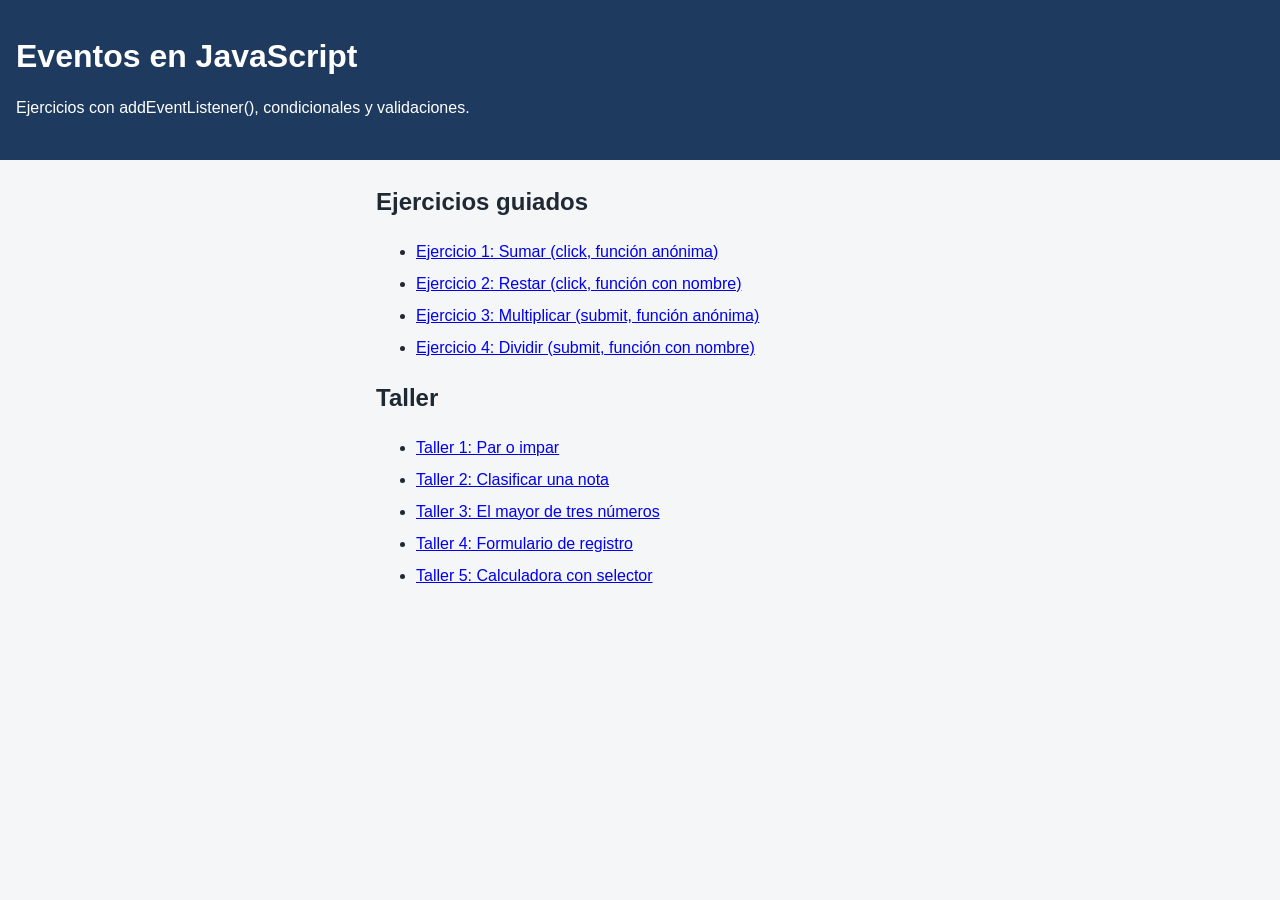
<file: ESTRUCTURA/index.html>
<!DOCTYPE html>
<html lang="es">
<head>
    <meta charset="UTF-8">
    <meta name="viewport" content="width=device-width, initial-scale=1.0">
    <title>Eventos en JavaScript</title>
    <link rel="stylesheet" href="css/style.css">
</head>
<body>
    <header>
        <h1>Eventos en JavaScript</h1>
        <p>Ejercicios con addEventListener(), condicionales y validaciones.</p>
    </header>

    <main>
        <h2>Ejercicios guiados</h2>
        <ul class="menu">
            <li><a href="ejercicios/ejercicio1.html">Ejercicio 1: Sumar (click, función anónima)</a></li>
            <li><a href="ejercicios/ejercicio2.html">Ejercicio 2: Restar (click, función con nombre)</a></li>
            <li><a href="ejercicios/ejercicio3.html">Ejercicio 3: Multiplicar (submit, función anónima)</a></li>
            <li><a href="ejercicios/ejercicio4.html">Ejercicio 4: Dividir (submit, función con nombre)</a></li>
        </ul>

        <h2>Taller</h2>
        <ul class="menu">
            <li><a href="taller/taller1.html">Taller 1: Par o impar</a></li>
            <li><a href="taller/taller2.html">Taller 2: Clasificar una nota</a></li>
            <li><a href="taller/taller3.html">Taller 3: El mayor de tres números</a></li>
            <li><a href="taller/taller4.html">Taller 4: Formulario de registro</a></li>
            <li><a href="taller/taller5.html">Taller 5: Calculadora con selector</a></li>
        </ul>
    </main>
</body>
</html>
</file>
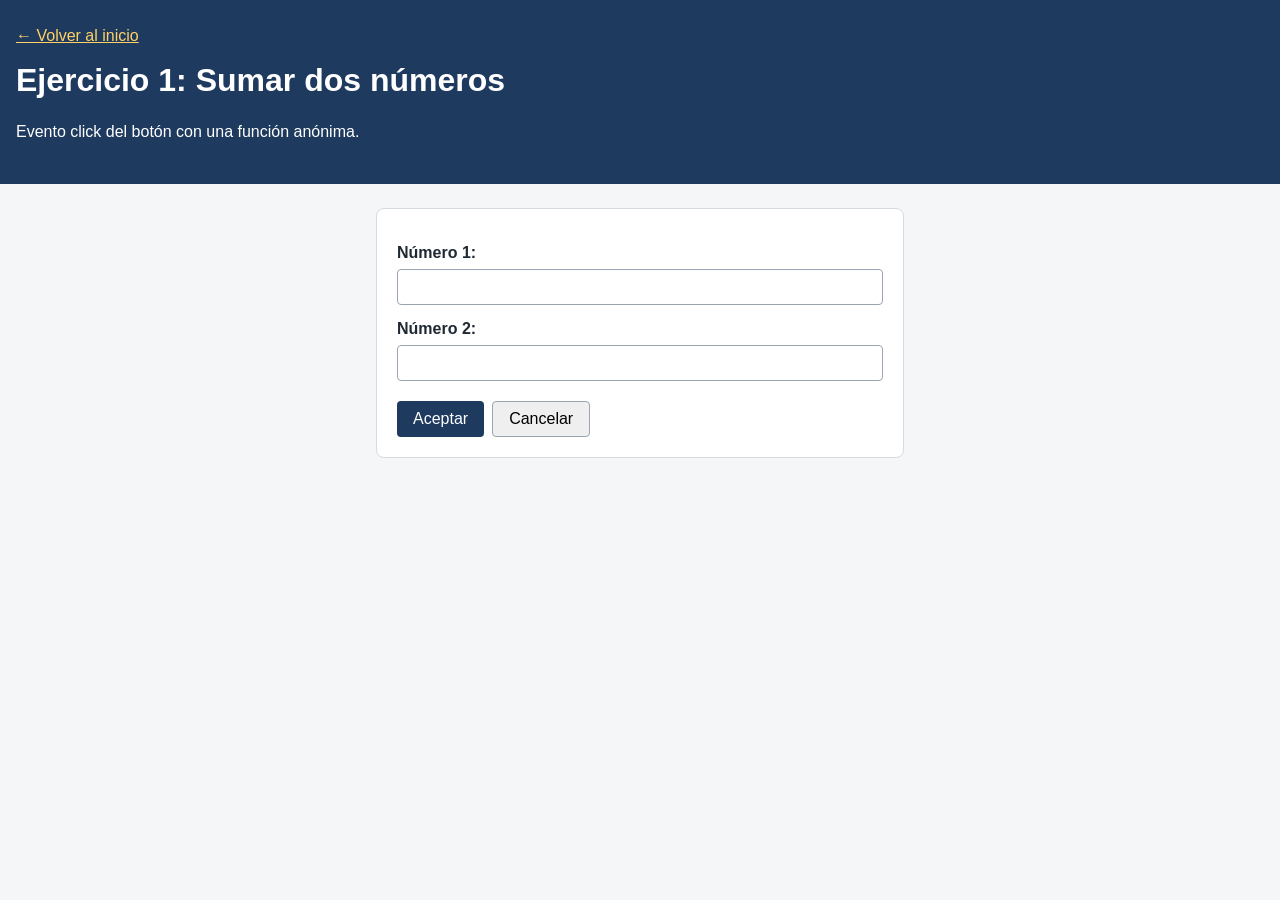
<file: ESTRUCTURA/ejercicios/ejercicio1.html>
<!DOCTYPE html>
<html lang="es">
<head>
    <meta charset="UTF-8">
    <meta name="viewport" content="width=device-width, initial-scale=1.0">
    <title>Ejercicio 1: Sumar dos números</title>
    <link rel="stylesheet" href="../css/style.css">
</head>
<body>
    <header>
        <a href="../index.html">&larr; Volver al inicio</a>
        <h1>Ejercicio 1: Sumar dos números</h1>
        <p>Evento click del botón con una función anónima.</p>
    </header>

    <main>
        <form action="">
            <label for="n1">Número 1:</label>
            <input type="number" id="n1" step="any" required>

            <label for="n2">Número 2:</label>
            <input type="number" id="n2" step="any" required>

            <div class="botones">
                <input type="submit" value="Aceptar" id="botonSumar">
                <input type="reset" value="Cancelar">
            </div>
        </form>
    </main>

    <script src="../js/ejercicio1.js"></script>
</body>
</html>
</file>
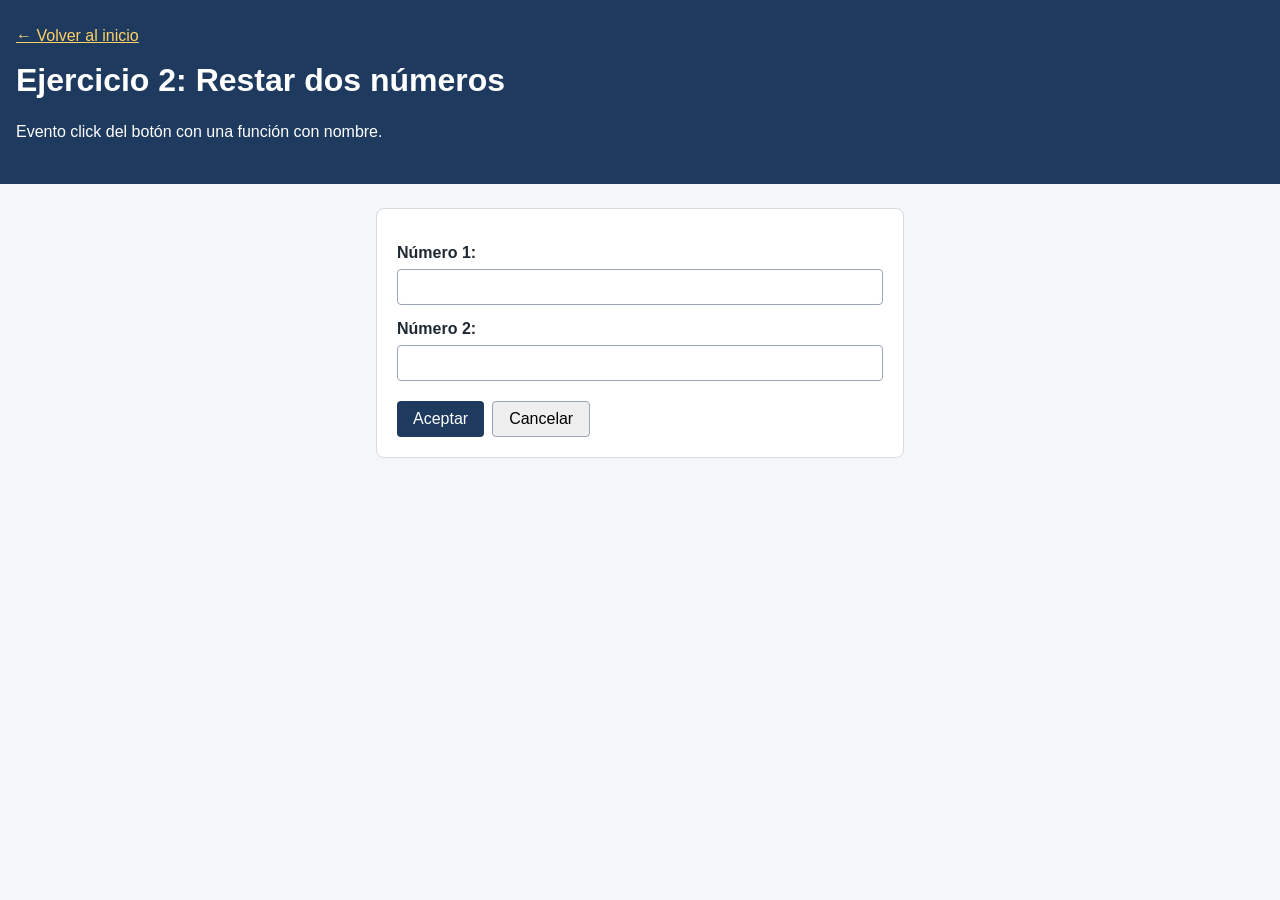
<file: ESTRUCTURA/ejercicios/ejercicio2.html>
<!DOCTYPE html>
<html lang="es">
<head>
    <meta charset="UTF-8">
    <meta name="viewport" content="width=device-width, initial-scale=1.0">
    <title>Ejercicio 2: Restar dos números</title>
    <link rel="stylesheet" href="../css/style.css">
</head>
<body>
    <header>
        <a href="../index.html">&larr; Volver al inicio</a>
        <h1>Ejercicio 2: Restar dos números</h1>
        <p>Evento click del botón con una función con nombre.</p>
    </header>

    <main>
        <form action="">
            <label for="num1">Número 1:</label>
            <input type="number" id="num1" step="any" required>

            <label for="num2">Número 2:</label>
            <input type="number" id="num2" step="any" required>

            <div class="botones">
                <input type="submit" value="Aceptar" id="botonRestar">
                <input type="reset" value="Cancelar">
            </div>
        </form>
    </main>

    <script src="../js/ejercicio2.js"></script>
</body>
</html>
</file>
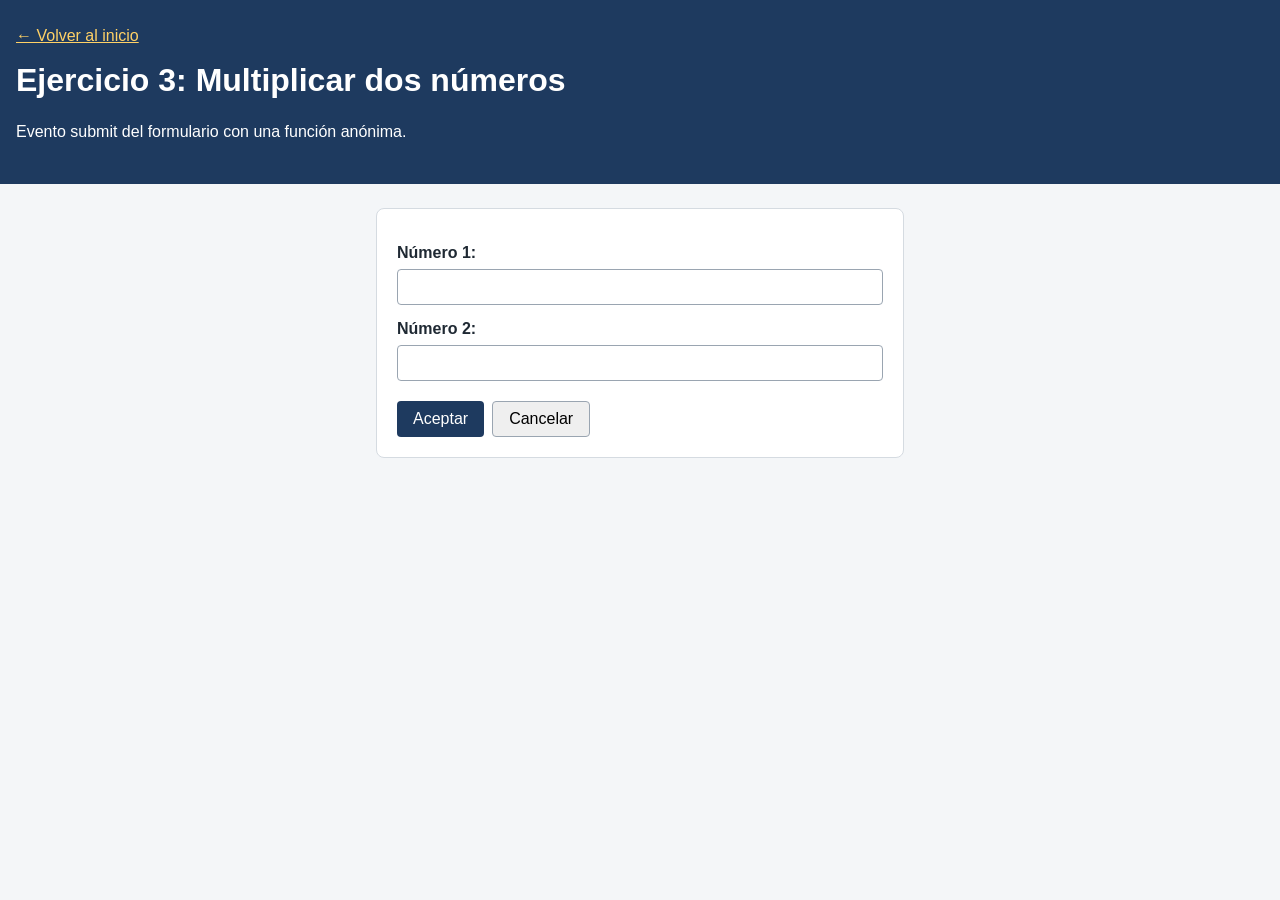
<file: ESTRUCTURA/ejercicios/ejercicio3.html>
<!DOCTYPE html>
<html lang="es">
<head>
    <meta charset="UTF-8">
    <meta name="viewport" content="width=device-width, initial-scale=1.0">
    <title>Ejercicio 3: Multiplicar dos números</title>
    <link rel="stylesheet" href="../css/style.css">
</head>
<body>
    <header>
        <a href="../index.html">&larr; Volver al inicio</a>
        <h1>Ejercicio 3: Multiplicar dos números</h1>
        <p>Evento submit del formulario con una función anónima.</p>
    </header>

    <main>
        <form action="" id="formulario">
            <label for="num1">Número 1:</label>
            <input type="number" id="num1" step="any" required>

            <label for="num2">Número 2:</label>
            <input type="number" id="num2" step="any" required>

            <div class="botones">
                <input type="submit" value="Aceptar">
                <input type="reset" value="Cancelar">
            </div>
        </form>
    </main>

    <script src="../js/ejercicio3.js"></script>
</body>
</html>
</file>
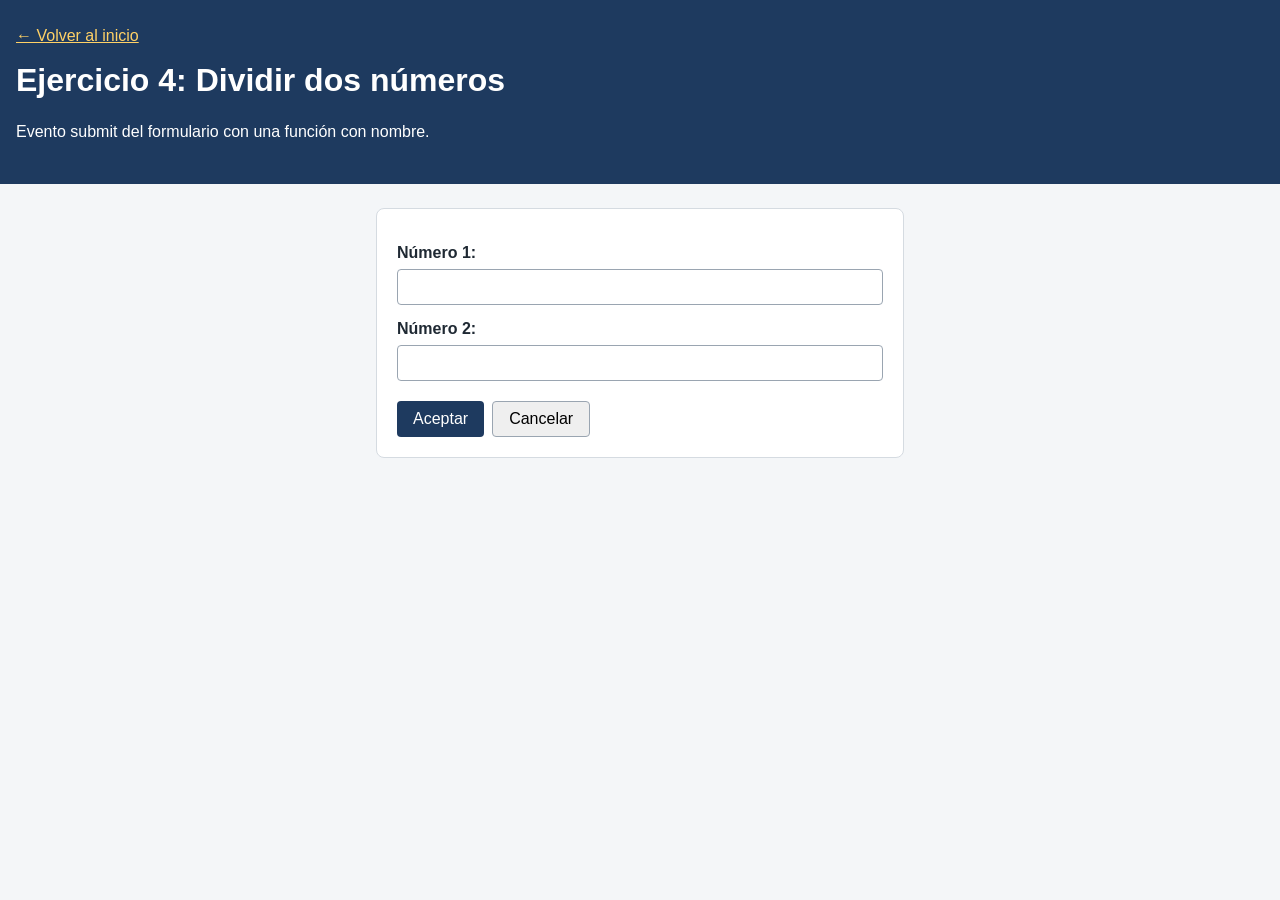
<file: ESTRUCTURA/ejercicios/ejercicio4.html>
<!DOCTYPE html>
<html lang="es">
<head>
    <meta charset="UTF-8">
    <meta name="viewport" content="width=device-width, initial-scale=1.0">
    <title>Ejercicio 4: Dividir dos números</title>
    <link rel="stylesheet" href="../css/style.css">
</head>
<body>
    <header>
        <a href="../index.html">&larr; Volver al inicio</a>
        <h1>Ejercicio 4: Dividir dos números</h1>
        <p>Evento submit del formulario con una función con nombre.</p>
    </header>

    <main>
        <form action="" id="formularioDividir">
            <label for="num1">Número 1:</label>
            <input type="number" id="num1" step="any" required>

            <label for="num2">Número 2:</label>
            <input type="number" id="num2" step="any" required>

            <div class="botones">
                <input type="submit" value="Aceptar">
                <input type="reset" value="Cancelar">
            </div>
        </form>
    </main>

    <script src="../js/ejercicio4.js"></script>
</body>
</html>
</file>
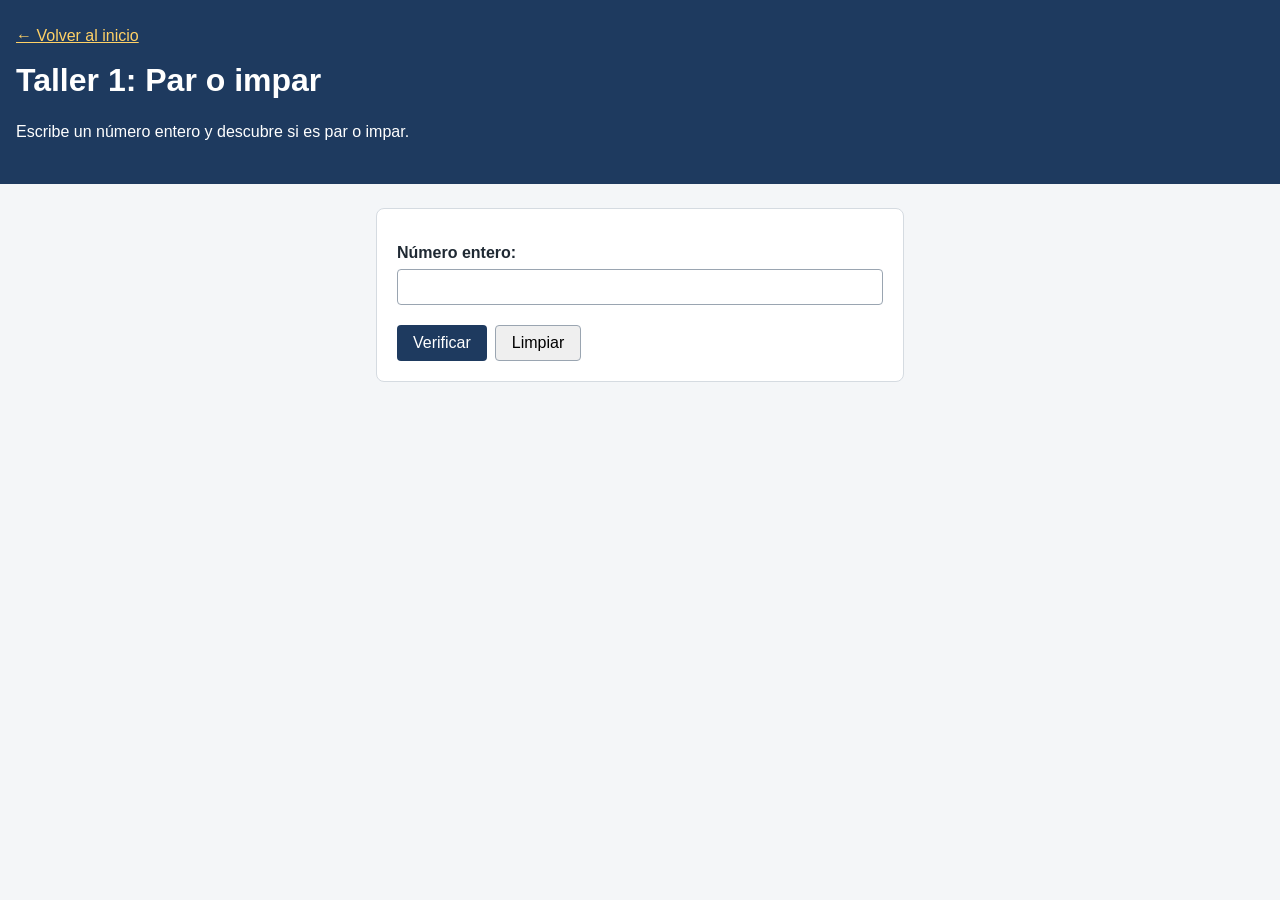
<file: ESTRUCTURA/taller/taller1.html>
<!DOCTYPE html>
<html lang="es">
<head>
    <meta charset="UTF-8">
    <meta name="viewport" content="width=device-width, initial-scale=1.0">
    <title>Taller 1: Par o impar</title>
    <link rel="stylesheet" href="../css/style.css">
</head>
<body>
    <header>
        <a href="../index.html">&larr; Volver al inicio</a>
        <h1>Taller 1: Par o impar</h1>
        <p>Escribe un número entero y descubre si es par o impar.</p>
    </header>

    <main>
        <form id="formTaller1" novalidate>
            <label for="numero">Número entero:</label>
            <input type="number" id="numero" step="any">

            <div class="botones">
                <input type="submit" value="Verificar">
                <input type="reset" value="Limpiar">
            </div>
        </form>

        <!-- Aquí se mostrarán los mensajes de error y el resultado -->
        <p id="resultado" class="mensaje"></p>
    </main>

    <script src="../js/taller1.js"></script>
</body>
</html>
</file>
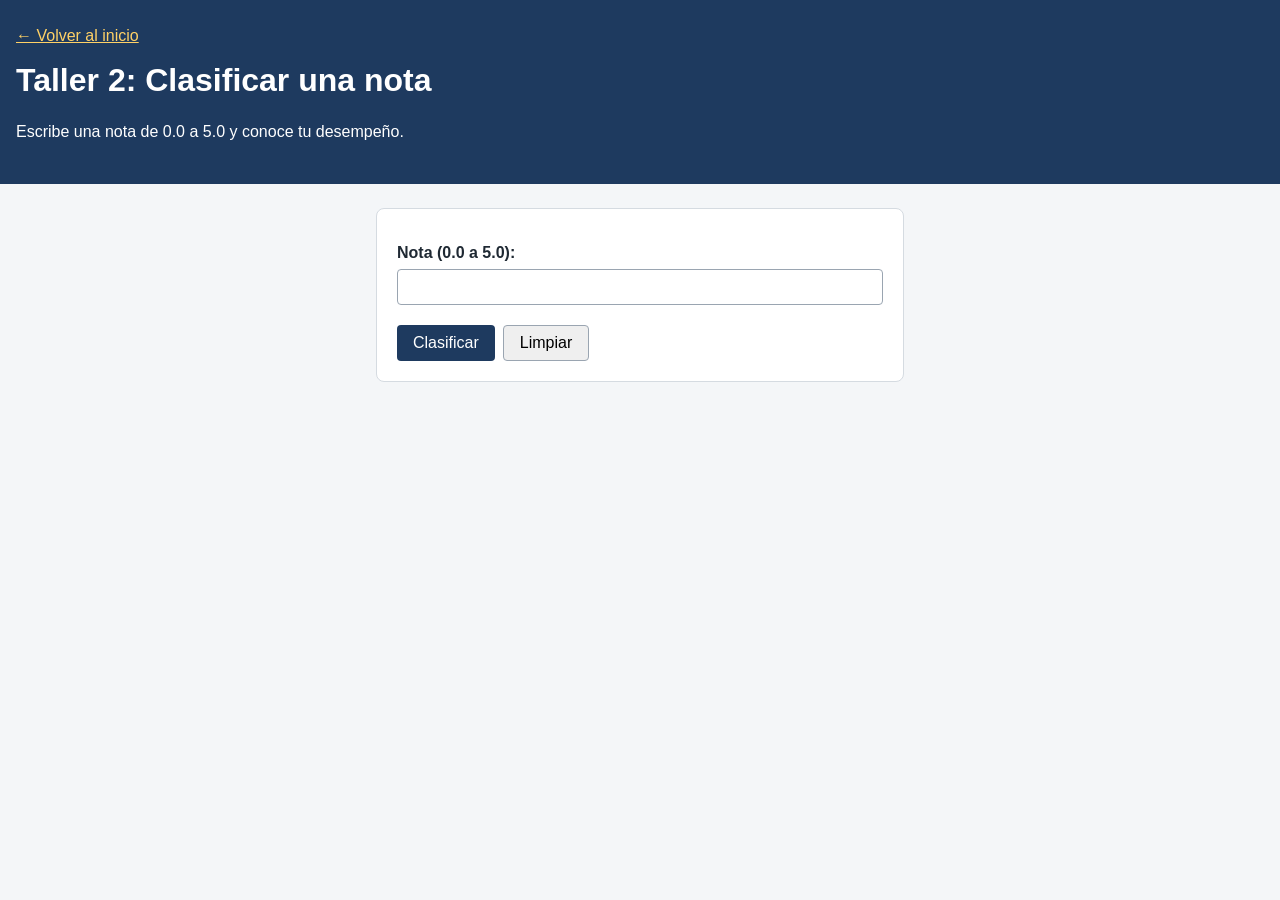
<file: ESTRUCTURA/taller/taller2.html>
<!DOCTYPE html>
<html lang="es">
<head>
    <meta charset="UTF-8">
    <meta name="viewport" content="width=device-width, initial-scale=1.0">
    <title>Taller 2: Clasificar una nota</title>
    <link rel="stylesheet" href="../css/style.css">
</head>
<body>
    <header>
        <a href="../index.html">&larr; Volver al inicio</a>
        <h1>Taller 2: Clasificar una nota</h1>
        <p>Escribe una nota de 0.0 a 5.0 y conoce tu desempeño.</p>
    </header>

    <main>
        <form id="formTaller2" novalidate>
            <label for="nota">Nota (0.0 a 5.0):</label>
            <input type="number" id="nota" step="any">

            <div class="botones">
                <input type="submit" value="Clasificar">
                <input type="reset" value="Limpiar">
            </div>
        </form>

        <!-- Aquí se mostrarán los mensajes de error y el resultado -->
        <p id="resultado" class="mensaje"></p>
    </main>

    <script src="../js/taller2.js"></script>
</body>
</html>
</file>
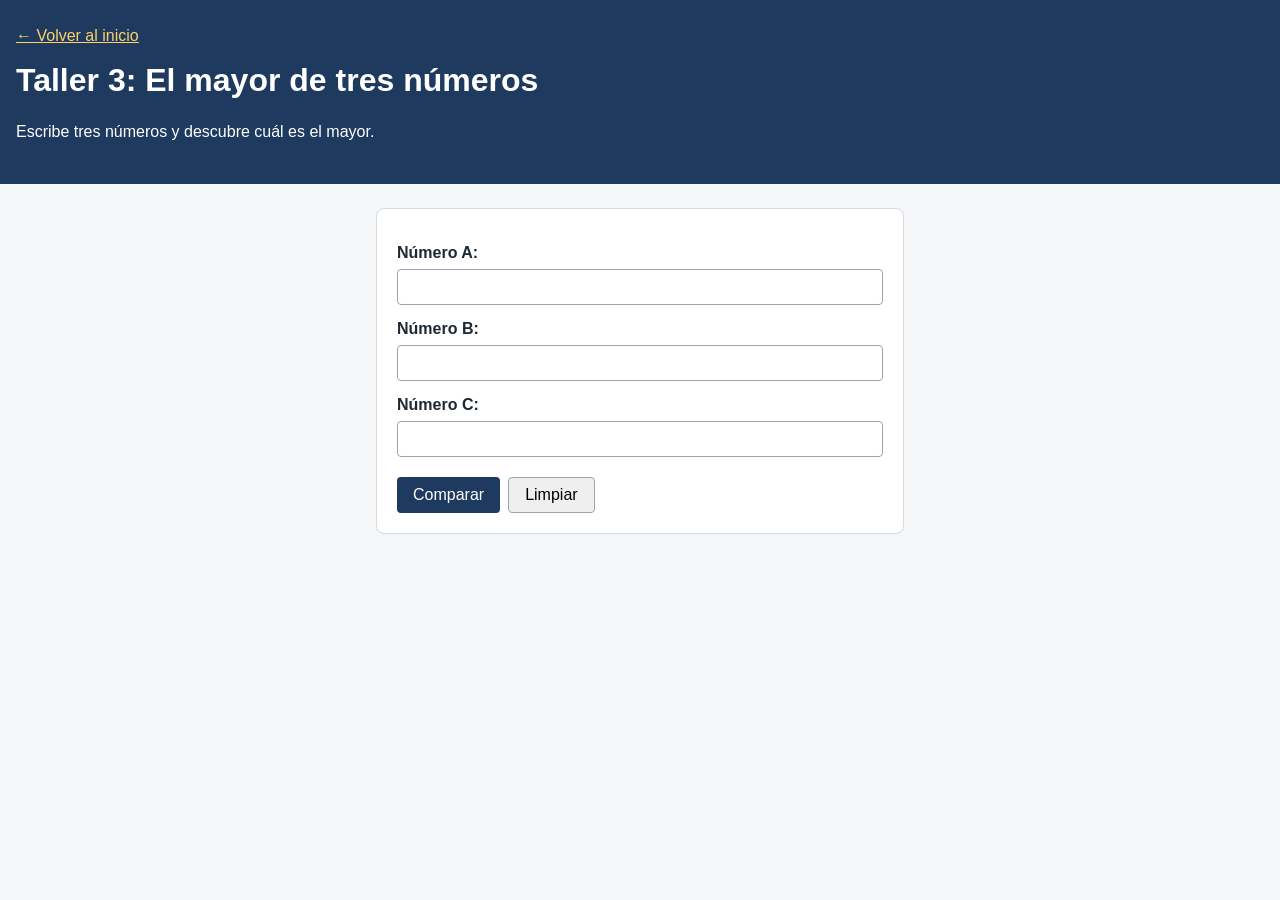
<file: ESTRUCTURA/taller/taller3.html>
<!DOCTYPE html>
<html lang="es">
<head>
    <meta charset="UTF-8">
    <meta name="viewport" content="width=device-width, initial-scale=1.0">
    <title>Taller 3: El mayor de tres números</title>
    <link rel="stylesheet" href="../css/style.css">
</head>
<body>
    <header>
        <a href="../index.html">&larr; Volver al inicio</a>
        <h1>Taller 3: El mayor de tres números</h1>
        <p>Escribe tres números y descubre cuál es el mayor.</p>
    </header>

    <main>
        <form id="formTaller3" novalidate>
            <label for="numeroA">Número A:</label>
            <input type="number" id="numeroA" step="any">

            <label for="numeroB">Número B:</label>
            <input type="number" id="numeroB" step="any">

            <label for="numeroC">Número C:</label>
            <input type="number" id="numeroC" step="any">

            <div class="botones">
                <input type="submit" value="Comparar">
                <input type="reset" value="Limpiar">
            </div>
        </form>

        <!-- Aquí se mostrarán los mensajes de error y el resultado -->
        <p id="resultado" class="mensaje"></p>
    </main>

    <script src="../js/taller3.js"></script>
</body>
</html>
</file>
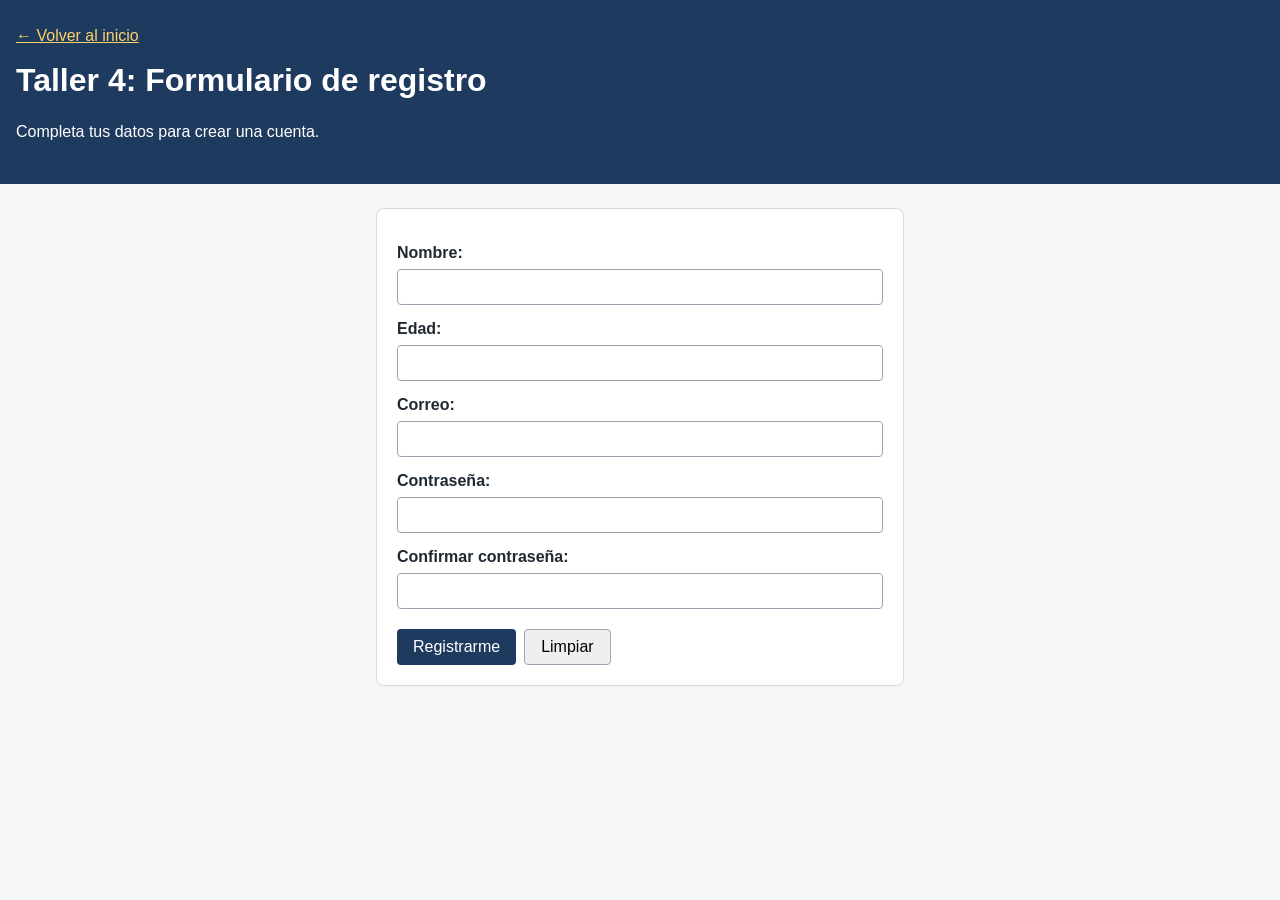
<file: ESTRUCTURA/taller/taller4.html>
<!DOCTYPE html>
<html lang="es">
<head>
    <meta charset="UTF-8">
    <meta name="viewport" content="width=device-width, initial-scale=1.0">
    <title>Taller 4: Formulario de registro</title>
    <link rel="stylesheet" href="../css/style.css">
</head>
<body>
    <header>
        <a href="../index.html">&larr; Volver al inicio</a>
        <h1>Taller 4: Formulario de registro</h1>
        <p>Completa tus datos para crear una cuenta.</p>
    </header>

    <main>
        <form id="formTaller4" novalidate>
            <label for="nombre">Nombre:</label>
            <input type="text" id="nombre">

            <label for="edad">Edad:</label>
            <input type="number" id="edad">

            <label for="correo">Correo:</label>
            <input type="email" id="correo">

            <label for="clave">Contraseña:</label>
            <input type="password" id="clave">

            <label for="confirmar">Confirmar contraseña:</label>
            <input type="password" id="confirmar">

            <div class="botones">
                <input type="submit" value="Registrarme">
                <input type="reset" value="Limpiar">
            </div>
        </form>

        <!-- Aquí se mostrarán los mensajes de error y el resultado -->
        <p id="resultado" class="mensaje"></p>
    </main>

    <script src="../js/taller4.js"></script>
</body>
</html>
</file>
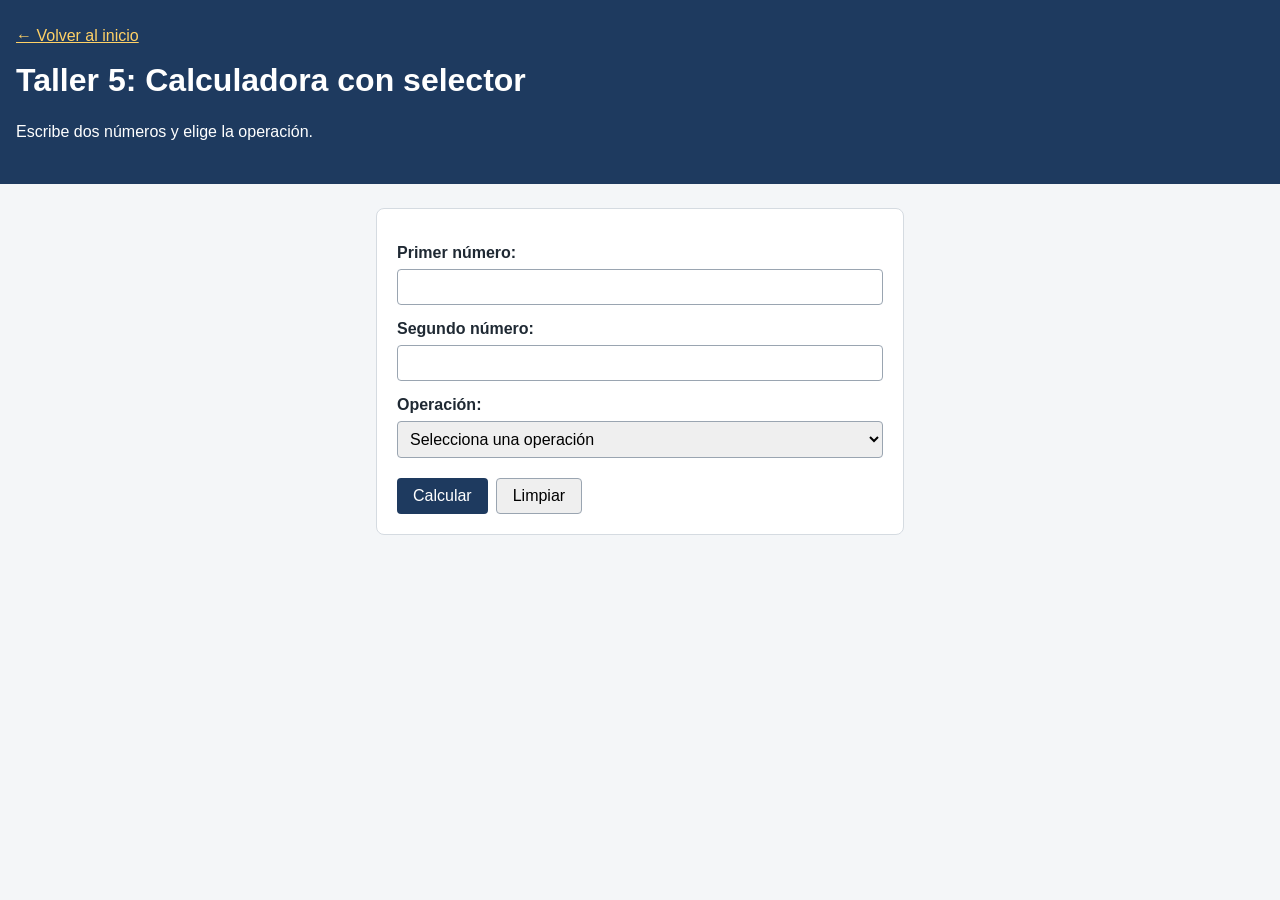
<file: ESTRUCTURA/taller/taller5.html>
<!DOCTYPE html>
<html lang="es">
<head>
    <meta charset="UTF-8">
    <meta name="viewport" content="width=device-width, initial-scale=1.0">
    <title>Taller 5: Calculadora con selector</title>
    <link rel="stylesheet" href="../css/style.css">
</head>
<body>
    <header>
        <a href="../index.html">&larr; Volver al inicio</a>
        <h1>Taller 5: Calculadora con selector</h1>
        <p>Escribe dos números y elige la operación.</p>
    </header>

    <main>
        <form id="formTaller5" novalidate>
            <label for="primero">Primer número:</label>
            <input type="number" id="primero" step="any">

            <label for="segundo">Segundo número:</label>
            <input type="number" id="segundo" step="any">

            <label for="operacion">Operación:</label>
            <select id="operacion">
                <option value="">Selecciona una operación</option>
                <option value="suma">Suma (+)</option>
                <option value="resta">Resta (−)</option>
                <option value="multiplicacion">Multiplicación (×)</option>
                <option value="division">División (÷)</option>
            </select>

            <div class="botones">
                <input type="submit" value="Calcular">
                <input type="reset" value="Limpiar">
            </div>
        </form>

        <!-- Aquí se mostrarán los mensajes de error y el resultado -->
        <p id="resultado" class="mensaje"></p>
    </main>

    <script src="../js/taller5.js"></script>
</body>
</html>
</file>
<file: css/style.css>
/* Cuaderno de laboratorio: página clara, una columna de lectura, barra de progreso fija arriba.
   Tema claro único por decisión (la guía se proyecta e imprime en clase). */
:root {
  color-scheme: light;
  --papel: #f6f8f9;
  --hoja: #ffffff;
  --tinta: #16212d;
  --tenue: #566476;
  --linea: #d9e1e7;
  --primario: #1d5a85;
  --primario-suave: #e6f0f7;
  --js: #f0db4f;
  --js-suave: #fcf6cf;
  --codigo-bg: #15202b;
  --codigo-fg: #e4ebf1;
  --codigo-tenue: #8fa3b5;
  --ok: #1d6f42; --ok-bg: #e4f4ea;
  --er: #a3261c; --er-bg: #fbe9e7;
  --f-display: "Bricolage Grotesque", "Segoe UI", system-ui, sans-serif;
  --f-texto: "Atkinson Hyperlegible", "Segoe UI", system-ui, sans-serif;
  --f-mono: "JetBrains Mono", ui-monospace, Consolas, monospace;
}
* { box-sizing: border-box; }
body { background: var(--papel); color: var(--tinta); font-family: var(--f-texto); font-size: 17px; line-height: 1.6; }
body::before { content: ""; position: fixed; inset: 0 0 auto; height: env(safe-area-inset-top, 0px); z-index: 10; background: var(--hoja); }

.gutter { padding-left: max(16px, env(safe-area-inset-left, 0px)); padding-right: max(16px, env(safe-area-inset-right, 0px)); }
.ancho { max-width: 1100px; margin: 0 auto; }

/* Encabezado */
.cabecera { background: var(--hoja); border-bottom: 1px solid var(--linea); padding-block: 36px 28px; }
.marca { display: inline-flex; align-items: center; gap: 8px; font-family: var(--f-mono); font-size: 13px; color: var(--tenue); }
.marca b { background: var(--js); color: var(--tinta); padding: 2px 7px; border-radius: 3px; font-weight: 600; }
.cabecera h1 { font-family: var(--f-display); font-weight: 800; font-size: clamp(1.9rem, 5vw, 2.8rem); line-height: 1.08; letter-spacing: -0.02em; margin: 14px 0 10px; text-wrap: balance; }
.cabecera p { margin: 0; color: var(--tenue); max-width: 62ch; }

/* Barra de progreso fija */
.barra { position: sticky; top: env(safe-area-inset-top, 0px); z-index: 5; background: var(--hoja); border-bottom: 1px solid var(--linea); }
.barra-fila { display: flex; align-items: center; gap: 12px; padding-block: 10px; min-width: 0; }
.contador { font-family: var(--f-mono); font-size: 13px; color: var(--tenue); white-space: nowrap; font-variant-numeric: tabular-nums; }
.actual { flex: 1; min-width: 0; font-weight: 700; white-space: nowrap; overflow: hidden; text-overflow: ellipsis; }
.progreso { height: 4px; background: var(--linea); }
.progreso span { display: block; height: 100%; width: 0; background: var(--primario); transition: width .25s ease; }

/* Índice */
.indice { margin-top: 24px; background: var(--hoja); border: 1px solid var(--linea); border-radius: 8px; }
.indice summary { cursor: pointer; padding: 12px 16px; font-weight: 700; }
.indice ol { list-style: none; margin: 0; padding: 0 8px 10px; display: grid; grid-template-columns: repeat(auto-fill, minmax(240px, 1fr)); gap: 2px 12px; }
.indice button { width: 100%; text-align: left; display: flex; gap: 10px; align-items: baseline; background: none; border: 0; padding: 6px 8px; border-radius: 5px; font: inherit; font-size: 15px; color: var(--tinta); cursor: pointer; }
.indice button:hover { background: var(--primario-suave); }
.indice button[aria-current="step"] { background: var(--primario-suave); color: var(--primario); font-weight: 700; }
.num { font-family: var(--f-mono); font-size: 12px; color: var(--tenue); min-width: 1.6em; font-variant-numeric: tabular-nums; }

/* Pasos */
main { padding-block: 28px 40px; }
.paso { background: var(--hoja); border: 1px solid var(--linea); border-radius: 10px; padding: 28px clamp(18px, 4vw, 40px) 32px; }
.paso.taller { border-top: 4px solid var(--js); }
.eyebrow { font-family: var(--f-mono); font-size: 12px; letter-spacing: .06em; text-transform: uppercase; color: var(--tenue); margin: 0 0 6px; }
.paso h2 { font-family: var(--f-display); font-weight: 800; font-size: clamp(1.5rem, 3.6vw, 2rem); line-height: 1.15; letter-spacing: -0.015em; margin: 0 0 16px; text-wrap: balance; }
.paso h3 { font-family: var(--f-display); font-weight: 600; font-size: 1.15rem; margin: 28px 0 8px; }
.paso p, .paso li { max-width: 68ch; }
.lead { font-size: 1.08rem; }
.paso ul, .paso ol { padding-left: 1.3em; }
.paso li { margin-bottom: 6px; }
:not(pre) > code { font-family: var(--f-mono); font-size: .86em; background: var(--primario-suave); color: var(--primario); padding: 1px 5px; border-radius: 4px; overflow-wrap: anywhere; }
kbd { font-family: var(--f-mono); font-size: .85em; border: 1px solid var(--linea); border-bottom-width: 2px; border-radius: 4px; padding: 0 5px; background: var(--papel); }

/* Bloques de código */
.codigo { margin: 16px 0; border-radius: 8px; overflow: hidden; background: var(--codigo-bg); min-width: 0; }
.codigo figcaption { display: flex; align-items: center; gap: 10px; flex-wrap: wrap; padding: 8px 10px 8px 14px; border-bottom: 1px solid #2a3846; }
.ruta { font-family: var(--f-mono); font-size: 13px; font-weight: 600; background: var(--js); color: var(--tinta); padding: 2px 8px; border-radius: 3px; }
.ruta.sin { background: #2a3846; color: var(--codigo-tenue); font-weight: 400; }
.sin-copia { margin-left: auto; font-size: 13px; color: var(--codigo-tenue); }
.protegido pre, .protegido code { -webkit-user-select: none; user-select: none; }
.estado { font-size: 13px; color: var(--codigo-tenue); }
.copiar { margin-left: auto; font: 600 13px var(--f-texto); color: var(--codigo-fg); background: transparent; border: 1px solid #3a4b5c; border-radius: 5px; padding: 3px 10px; cursor: pointer; }
.copiar:hover { background: #22303d; }
.codigo pre { margin: 0; padding: 14px 16px; overflow-x: auto; }
.codigo code { font-family: var(--f-mono); font-size: 13.5px; line-height: 1.6; color: var(--codigo-fg); white-space: pre; }
.arbol { font-family: var(--f-mono); font-size: 14px; line-height: 1.55; background: var(--papel); border: 1px solid var(--linea); border-radius: 8px; padding: 14px 18px; overflow-x: auto; }

/* Tablas */
.tabla { overflow-x: auto; margin: 14px 0; border: 1px solid var(--linea); border-radius: 8px; }
table { border-collapse: collapse; width: 100%; font-size: 15px; }
th, td { text-align: left; vertical-align: top; padding: 9px 12px; border-bottom: 1px solid var(--linea); }
th { background: var(--papel); font-weight: 700; font-size: 14px; }
tr:last-child td { border-bottom: 0; }

/* Notas */
.nota { border-left: 4px solid var(--primario); background: var(--primario-suave); border-radius: 0 8px 8px 0; padding: 10px 16px; margin: 16px 0; }
.nota p { margin: 0; }
.nota.alerta { border-color: #b7791f; background: #fdf3e1; }
.nota.reto { border-color: var(--js); background: var(--js-suave); }
.probar { border: 1px dashed var(--ok); background: var(--ok-bg); border-radius: 8px; padding: 12px 16px; margin: 20px 0 0; }
.probar .etq { font-family: var(--f-mono); font-size: 12px; text-transform: uppercase; letter-spacing: .06em; color: var(--ok); font-weight: 600; }
.probar p { margin: 4px 0 0; }
.m { display: inline-block; font-size: 14px; padding: 1px 8px; border-radius: 4px; }
.m.ok { background: var(--ok-bg); color: var(--ok); }
.m.er { background: var(--er-bg); color: var(--er); }
.chips { display: flex; flex-wrap: wrap; gap: 6px; margin: 4px 0 8px; }
.chip { font-family: var(--f-mono); font-size: 12.5px; border: 1px solid var(--linea); background: var(--papel); padding: 2px 8px; border-radius: 99px; }
.opcional { margin: 18px 0; border: 1px solid var(--linea); border-radius: 8px; padding: 10px 16px; }
.opcional summary { cursor: pointer; font-weight: 700; }

/* Pestañas */
.pestanas { display: flex; flex-wrap: wrap; gap: 6px; margin-top: 22px; border-bottom: 1px solid var(--linea); }
.pestanas button { font: 700 15px var(--f-texto); background: none; border: 0; border-bottom: 3px solid transparent; padding: 8px 12px; color: var(--tenue); cursor: pointer; }
.pestanas button[aria-selected="true"] { color: var(--primario); border-bottom-color: var(--primario); }

/* Lista de verificación */
.checklist { list-style: none; padding: 0 !important; }
.checklist li { display: flex; gap: 10px; align-items: flex-start; padding: 8px 0; border-bottom: 1px solid var(--linea); }
.checklist input { width: 20px; height: 20px; margin-top: 3px; accent-color: var(--primario); flex: none; }

/* Navegación inferior */
.nav { display: flex; justify-content: space-between; gap: 12px; margin-top: 18px; }
.nav button { font: 700 16px var(--f-texto); padding: 11px 20px; border-radius: 8px; cursor: pointer; border: 1px solid var(--linea); background: var(--hoja); color: var(--tinta); }
.nav .sig { background: var(--primario); border-color: var(--primario); color: #fff; }
.nav button:disabled { opacity: .45; cursor: not-allowed; }
.fin { color: var(--ok); font-weight: 700; align-self: center; }

button:focus-visible, summary:focus-visible, input:focus-visible { outline: 3px solid var(--js); outline-offset: 2px; }
@media (prefers-reduced-motion: reduce) { .progreso span { transition: none; } }
@media (max-width: 520px) { body { font-size: 16px; } .nav button { padding: 10px 14px; } .paso { padding-inline: 16px; } }

@media print {
  .barra, .indice, .nav, .copiar, .pestanas { display: none !important; }
  .paso[hidden], .panel[hidden] { display: block !important; }
  .paso { border: 0; padding: 0; margin-bottom: 28px; break-before: page; }
  .codigo pre, .tabla, .arbol { overflow: visible; }
  .codigo code { white-space: pre-wrap; }
}
</file>
<file: ESTRUCTURA/css/style.css>
/* Estilos compartidos por todas las páginas del proyecto */
* {
    box-sizing: border-box;
}

body {
    margin: 0;
    font-family: Arial, Helvetica, sans-serif;
    background-color: #f4f6f8;
    color: #1f2933;
    line-height: 1.5;
}

/* Encabezado */
header {
    background-color: #1e3a5f;
    color: #ffffff;
    padding: 24px 16px;
}

header h1 {
    margin: 8px 0;
}

header a {
    color: #ffd166;
}

/* Contenido principal centrado */
main {
    max-width: 560px;
    margin: 24px auto;
    padding: 0 16px;
}

/* Formularios */
form {
    background-color: #ffffff;
    padding: 20px;
    border: 1px solid #d5dbe1;
    border-radius: 8px;
}

label {
    display: block;
    margin-top: 12px;
    font-weight: bold;
}

input,
select {
    width: 100%;
    padding: 8px;
    margin-top: 4px;
    font-size: 16px;
    border: 1px solid #9aa5b1;
    border-radius: 4px;
}

.botones {
    display: flex;
    gap: 8px;
    margin-top: 16px;
}

.botones input {
    width: auto;
    padding: 8px 16px;
    cursor: pointer;
}

input[type="submit"] {
    background-color: #1e3a5f;
    color: #ffffff;
    border: none;
}

/* Menú de la página de inicio */
.menu li {
    margin-bottom: 8px;
}

/* Mensajes del taller */
.mensaje {
    margin-top: 16px;
    padding: 12px;
    border-radius: 4px;
}

.mensaje:empty {
    display: none;
}

.exito {
    background-color: #e3f6e8;
    color: #1b5e20;
}

.error {
    background-color: #fdecea;
    color: #8a1c1c;
}
</file>
